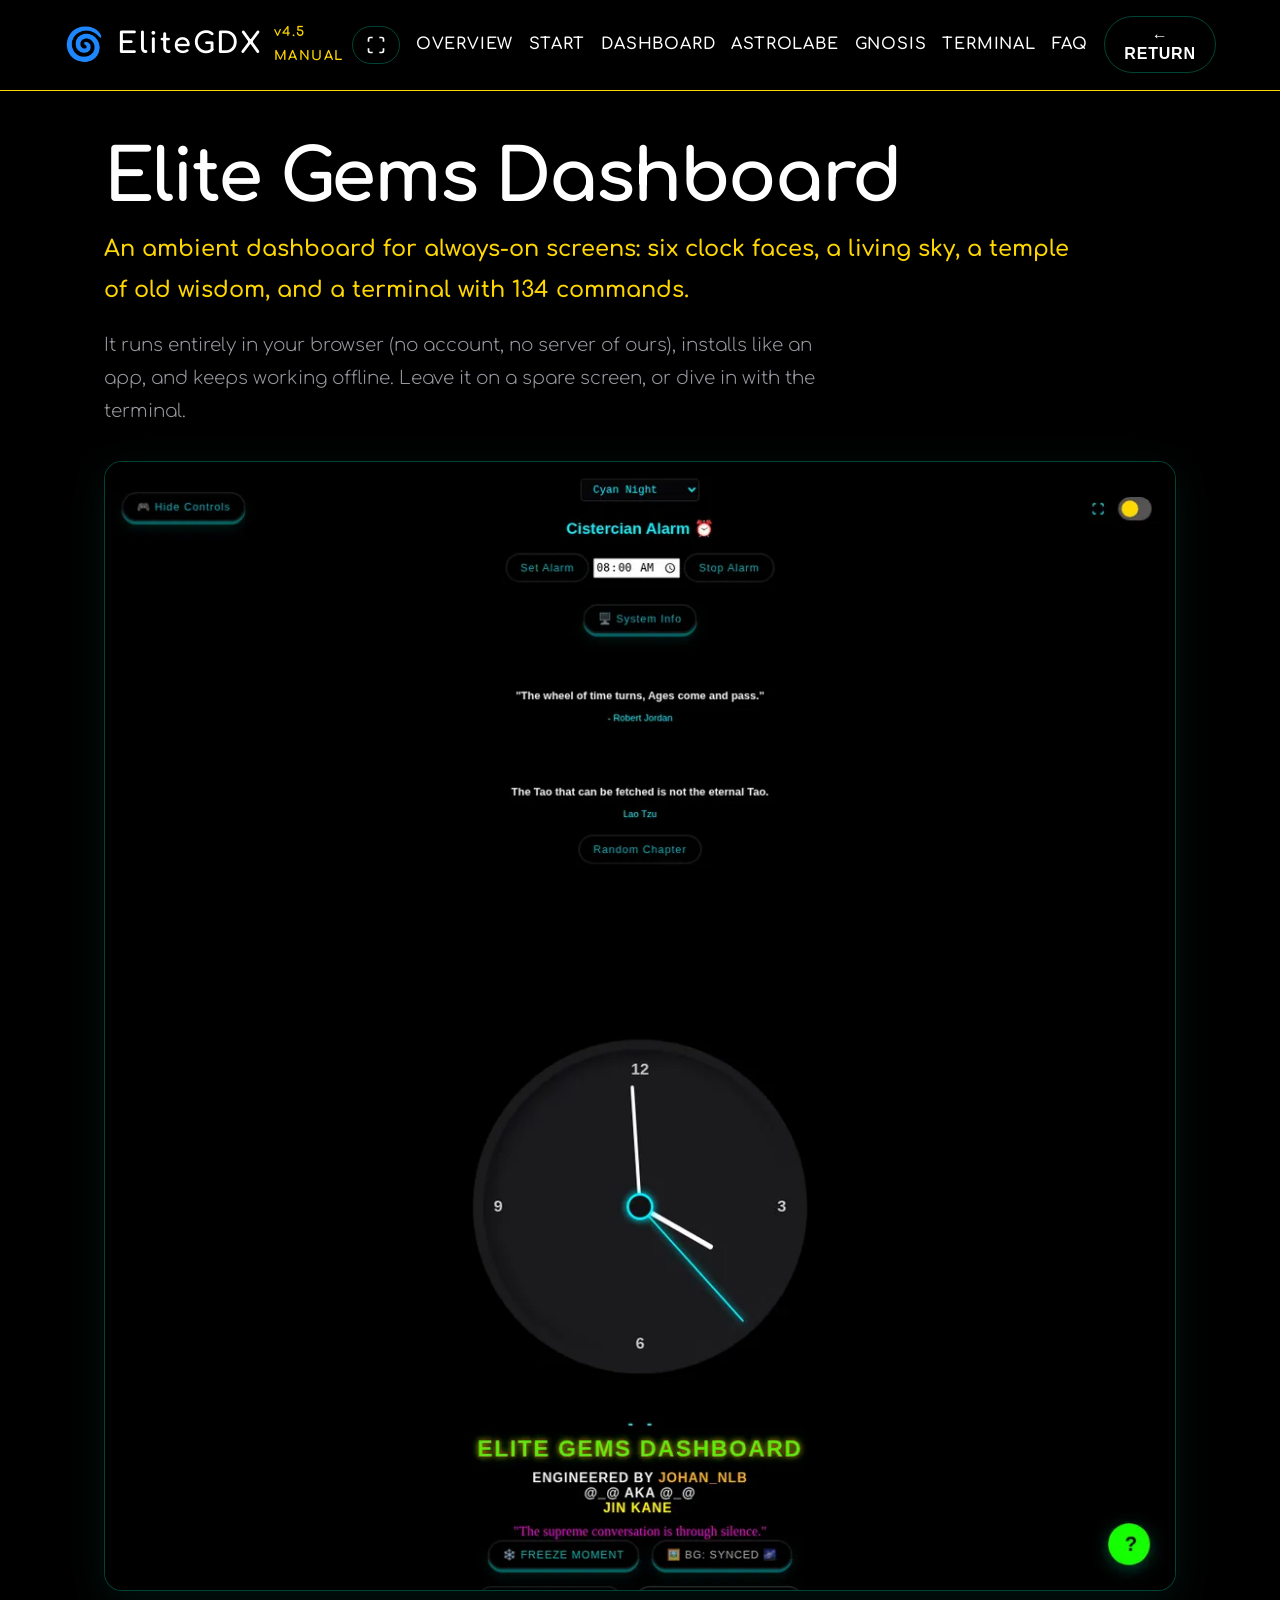
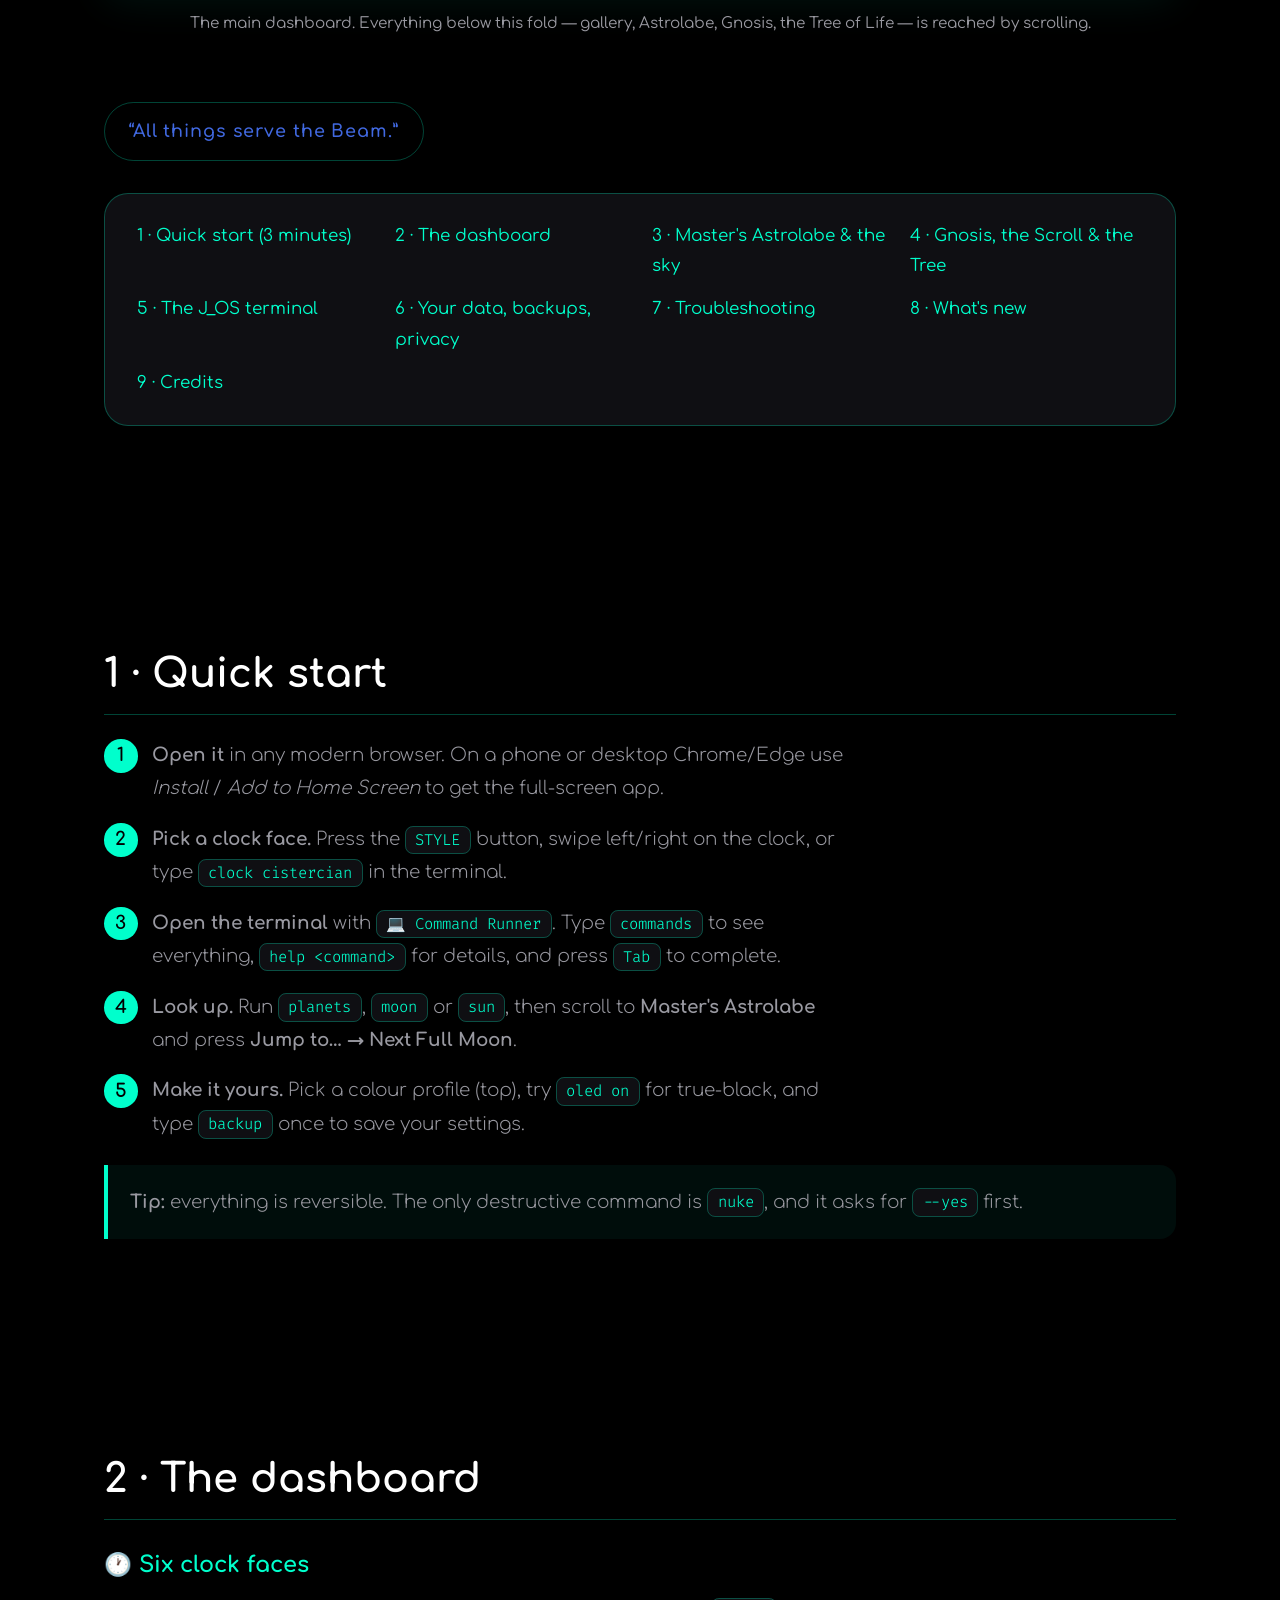
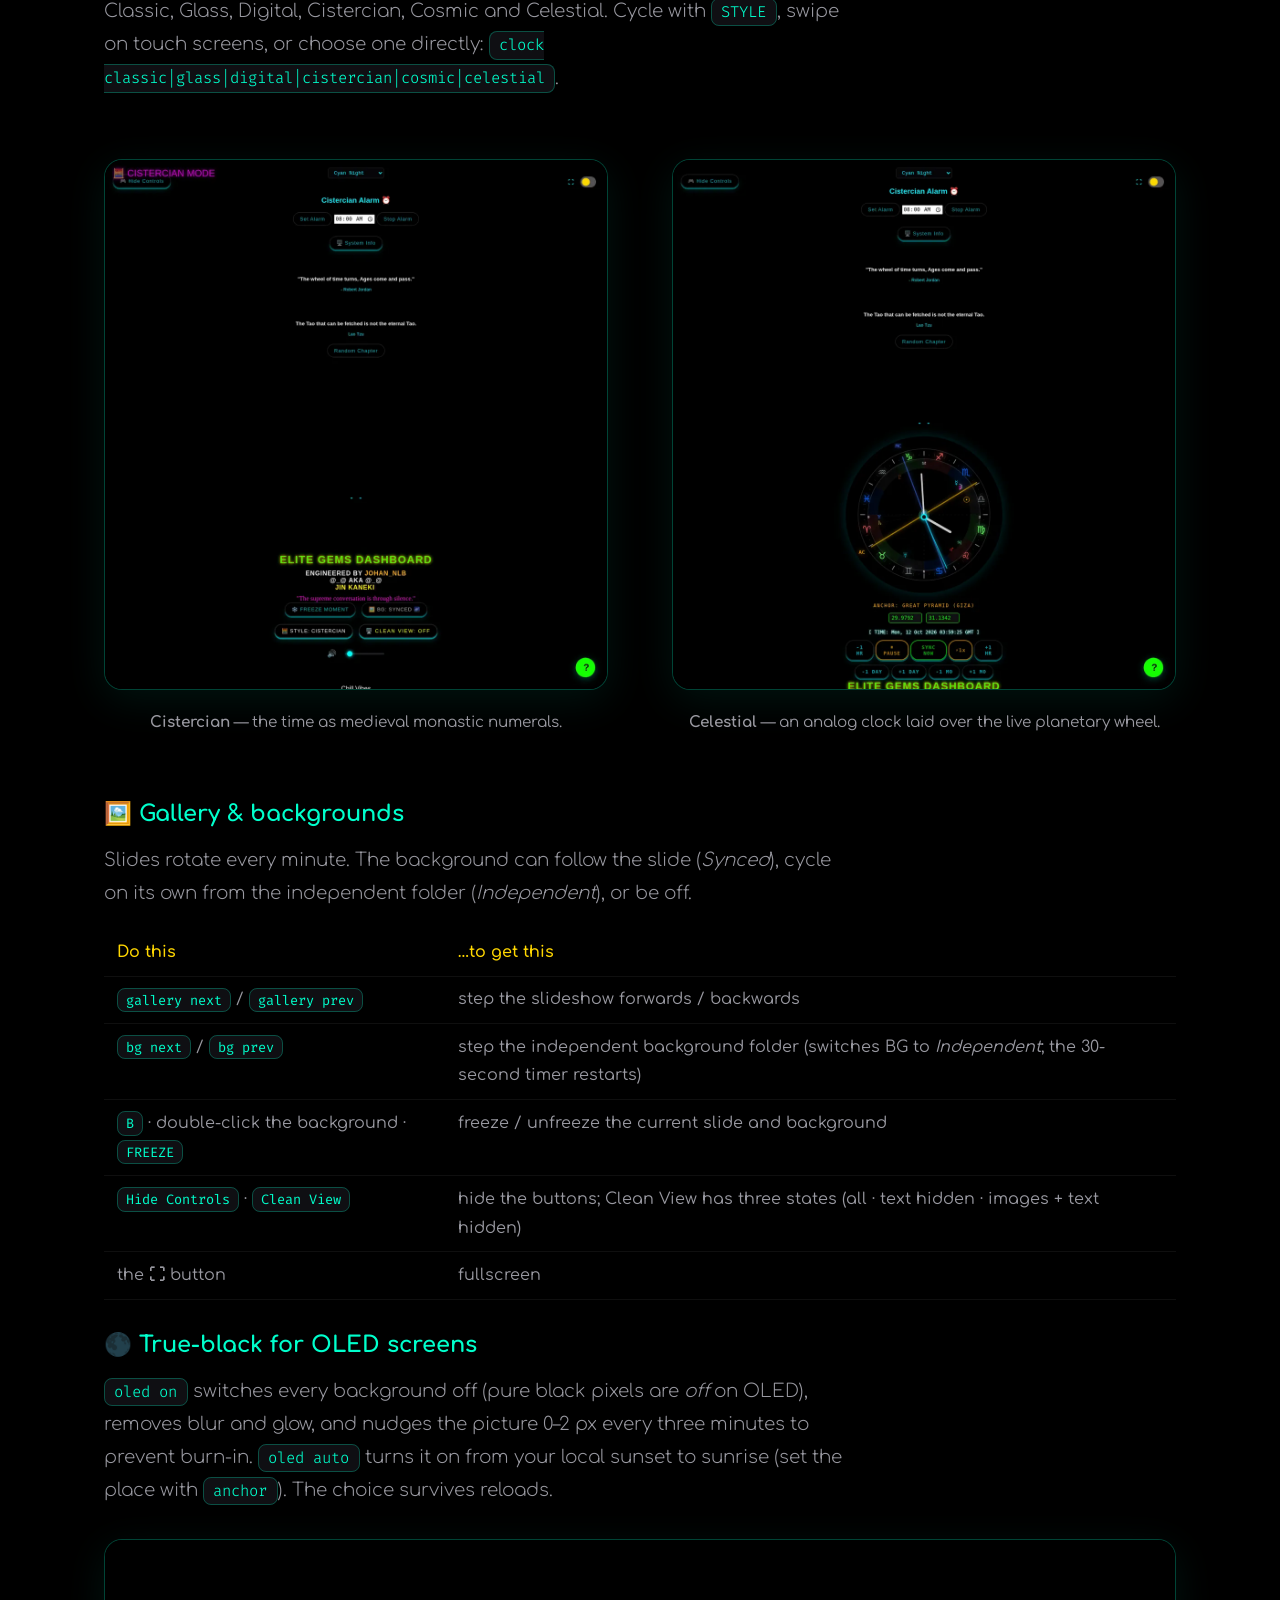
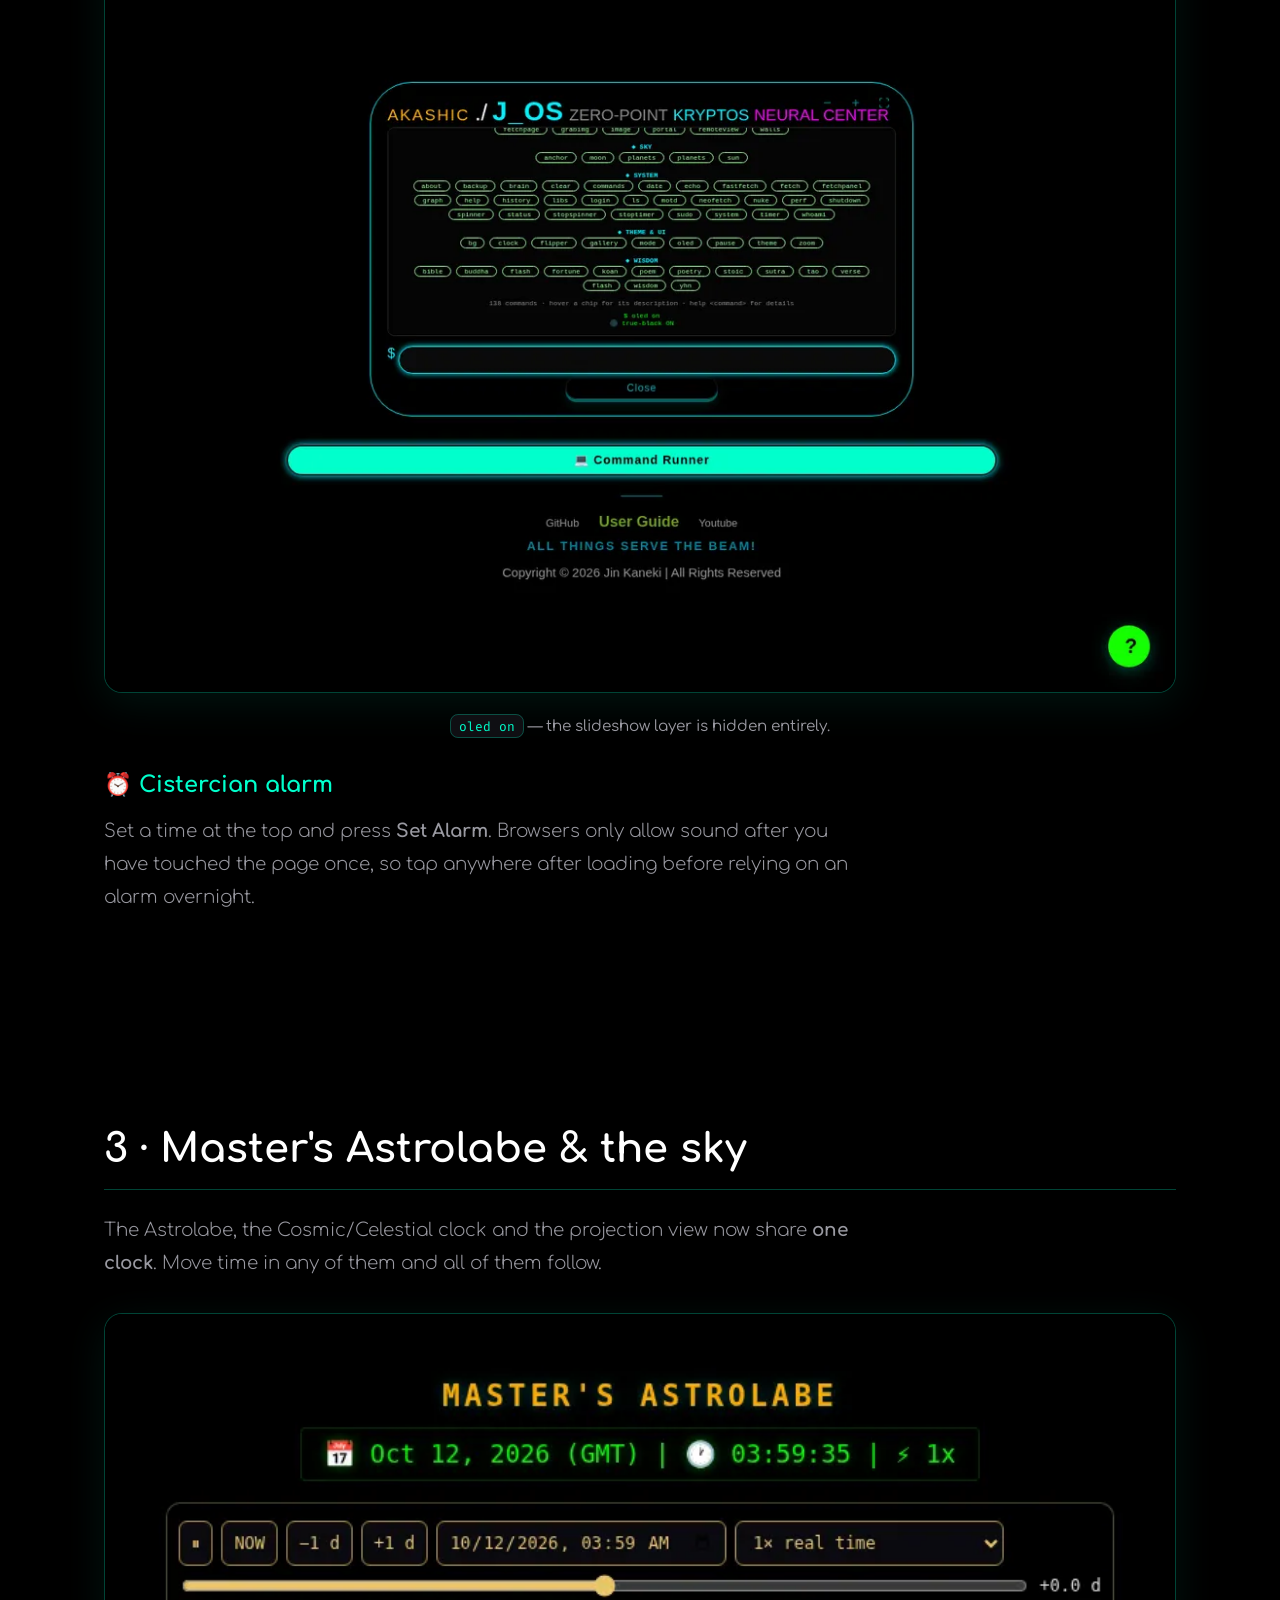
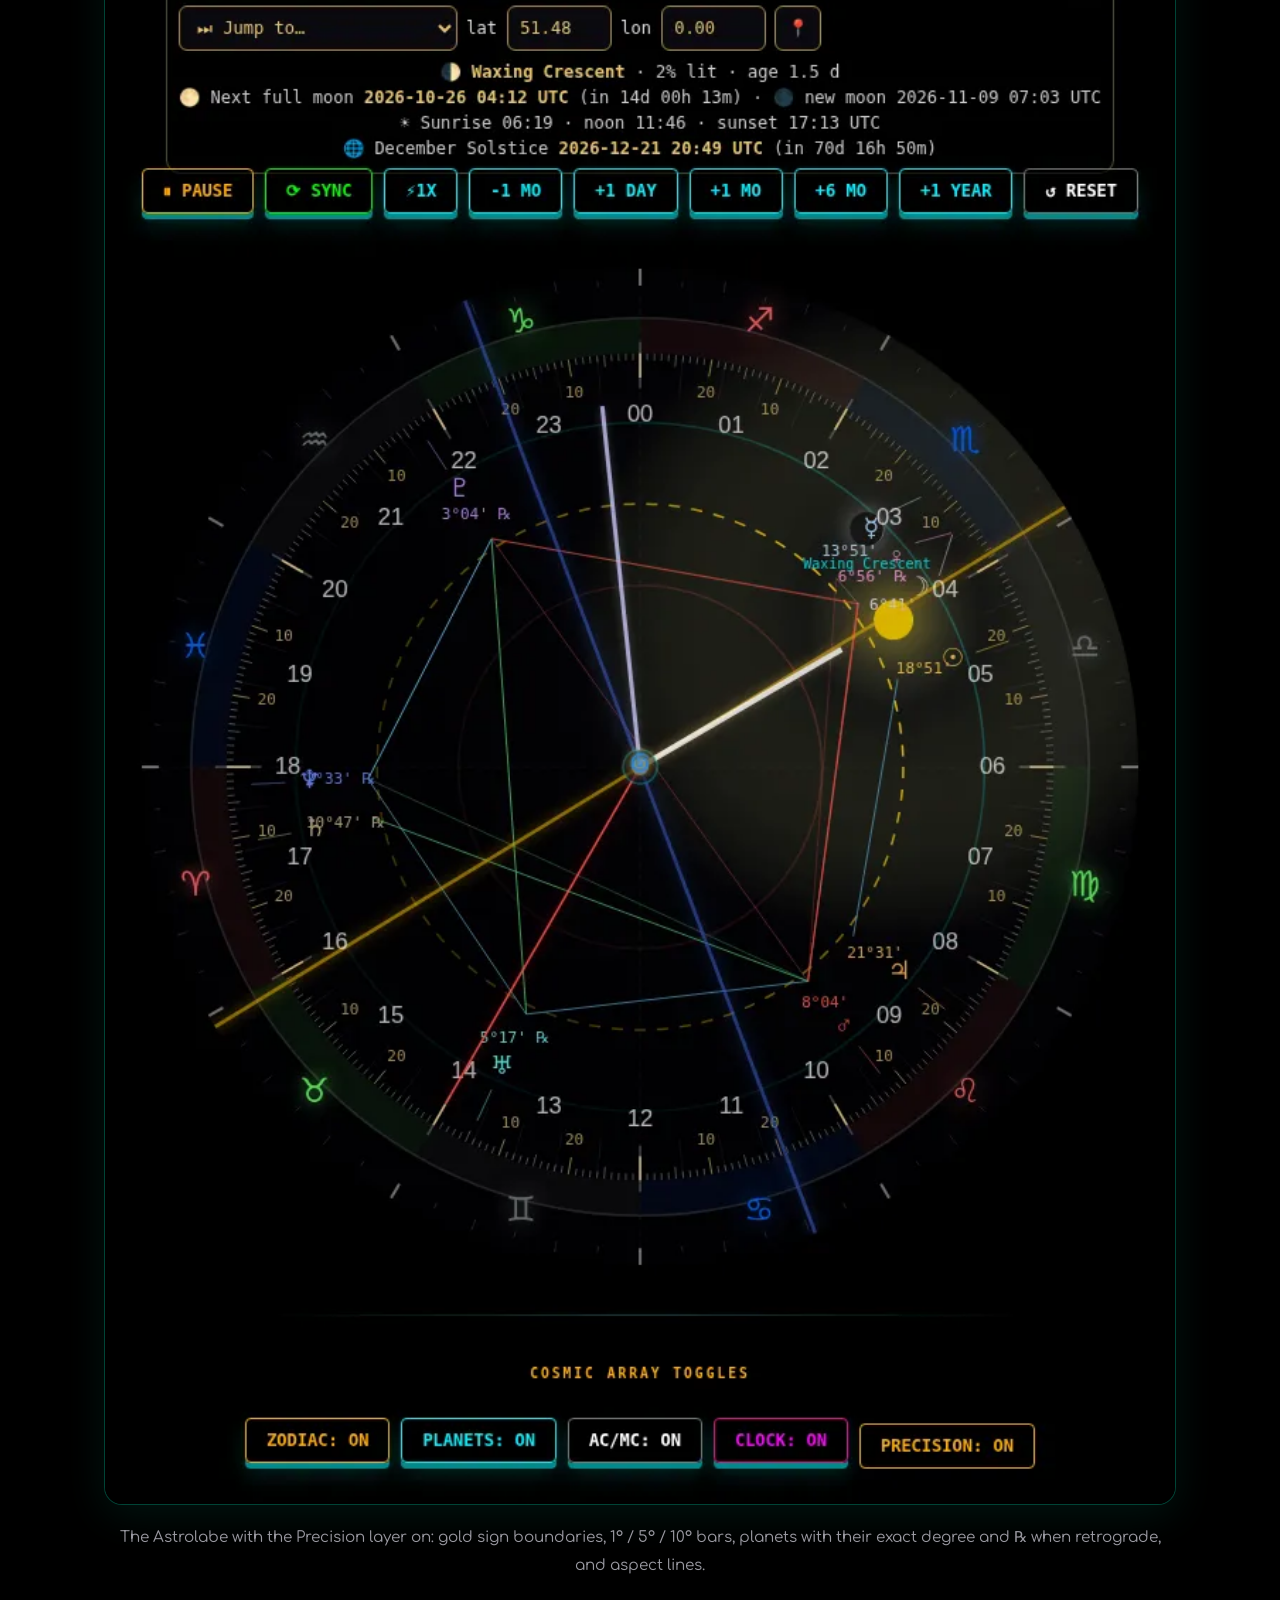
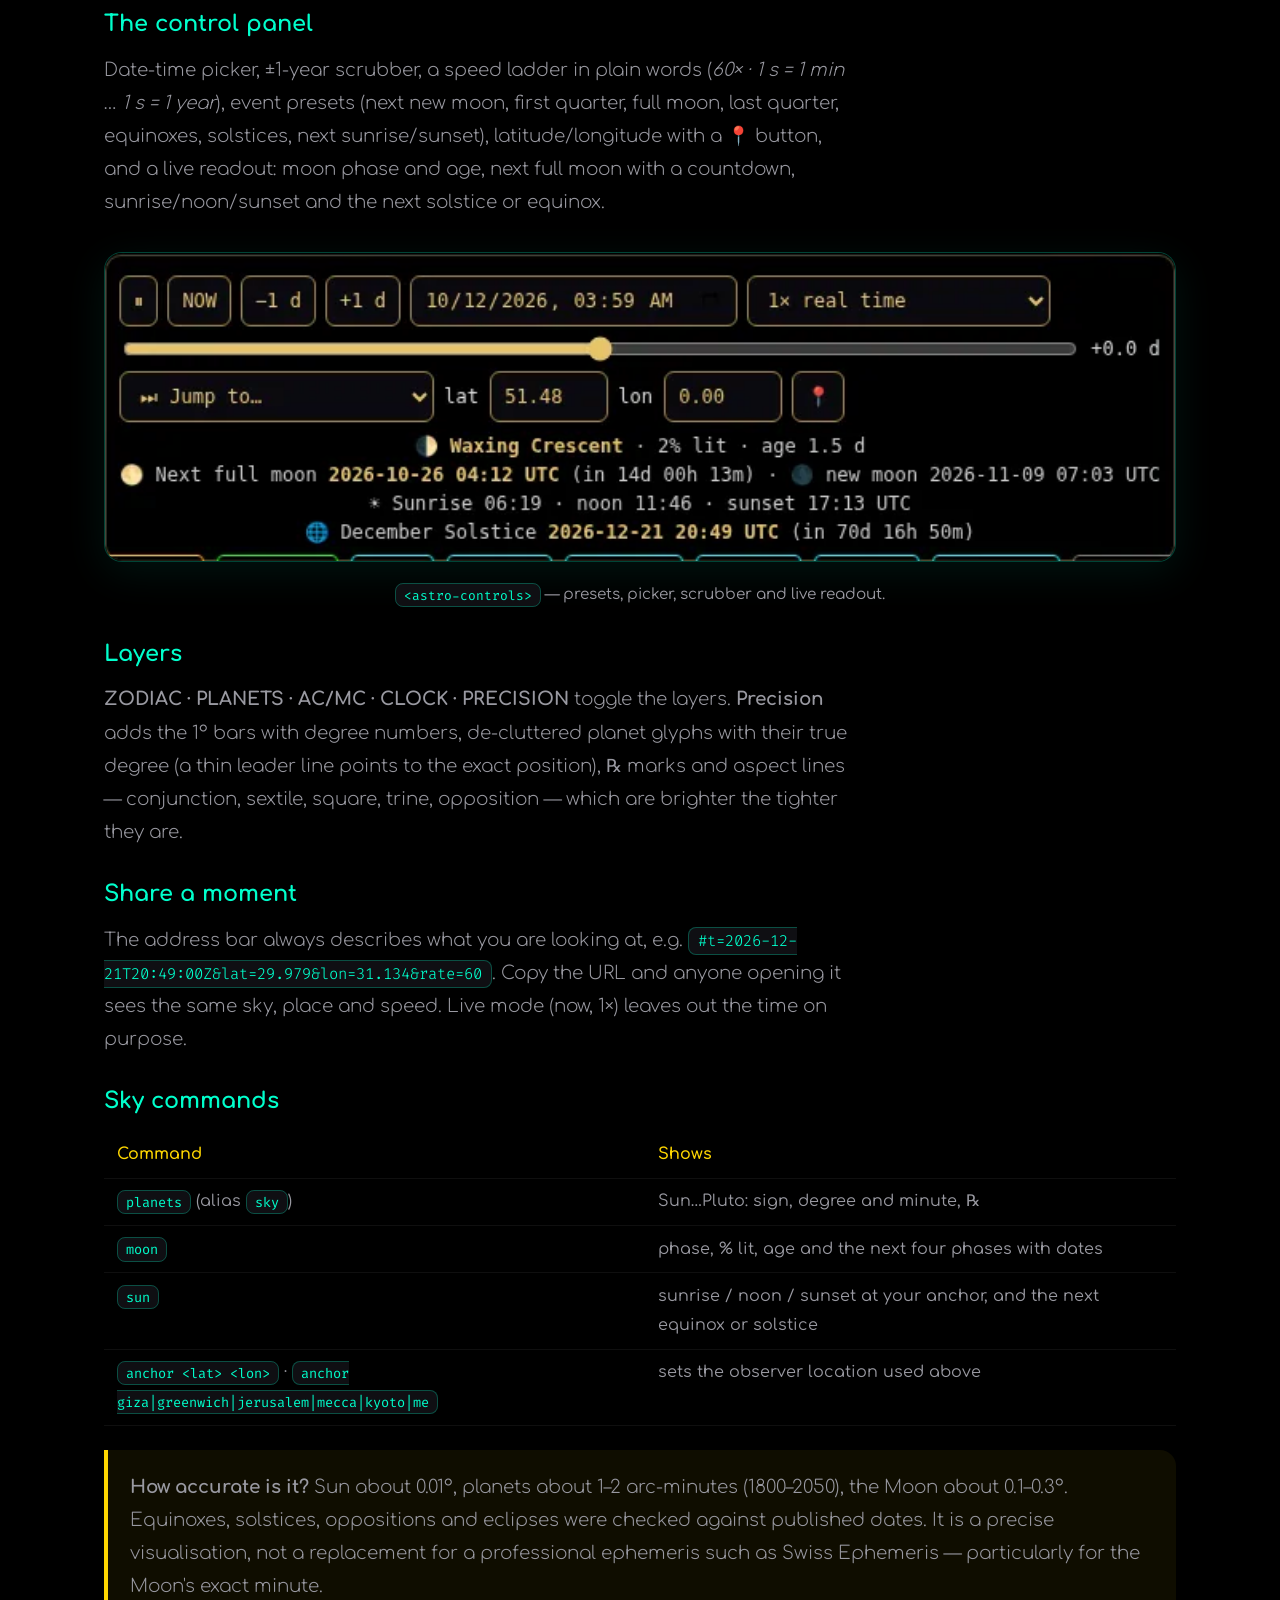
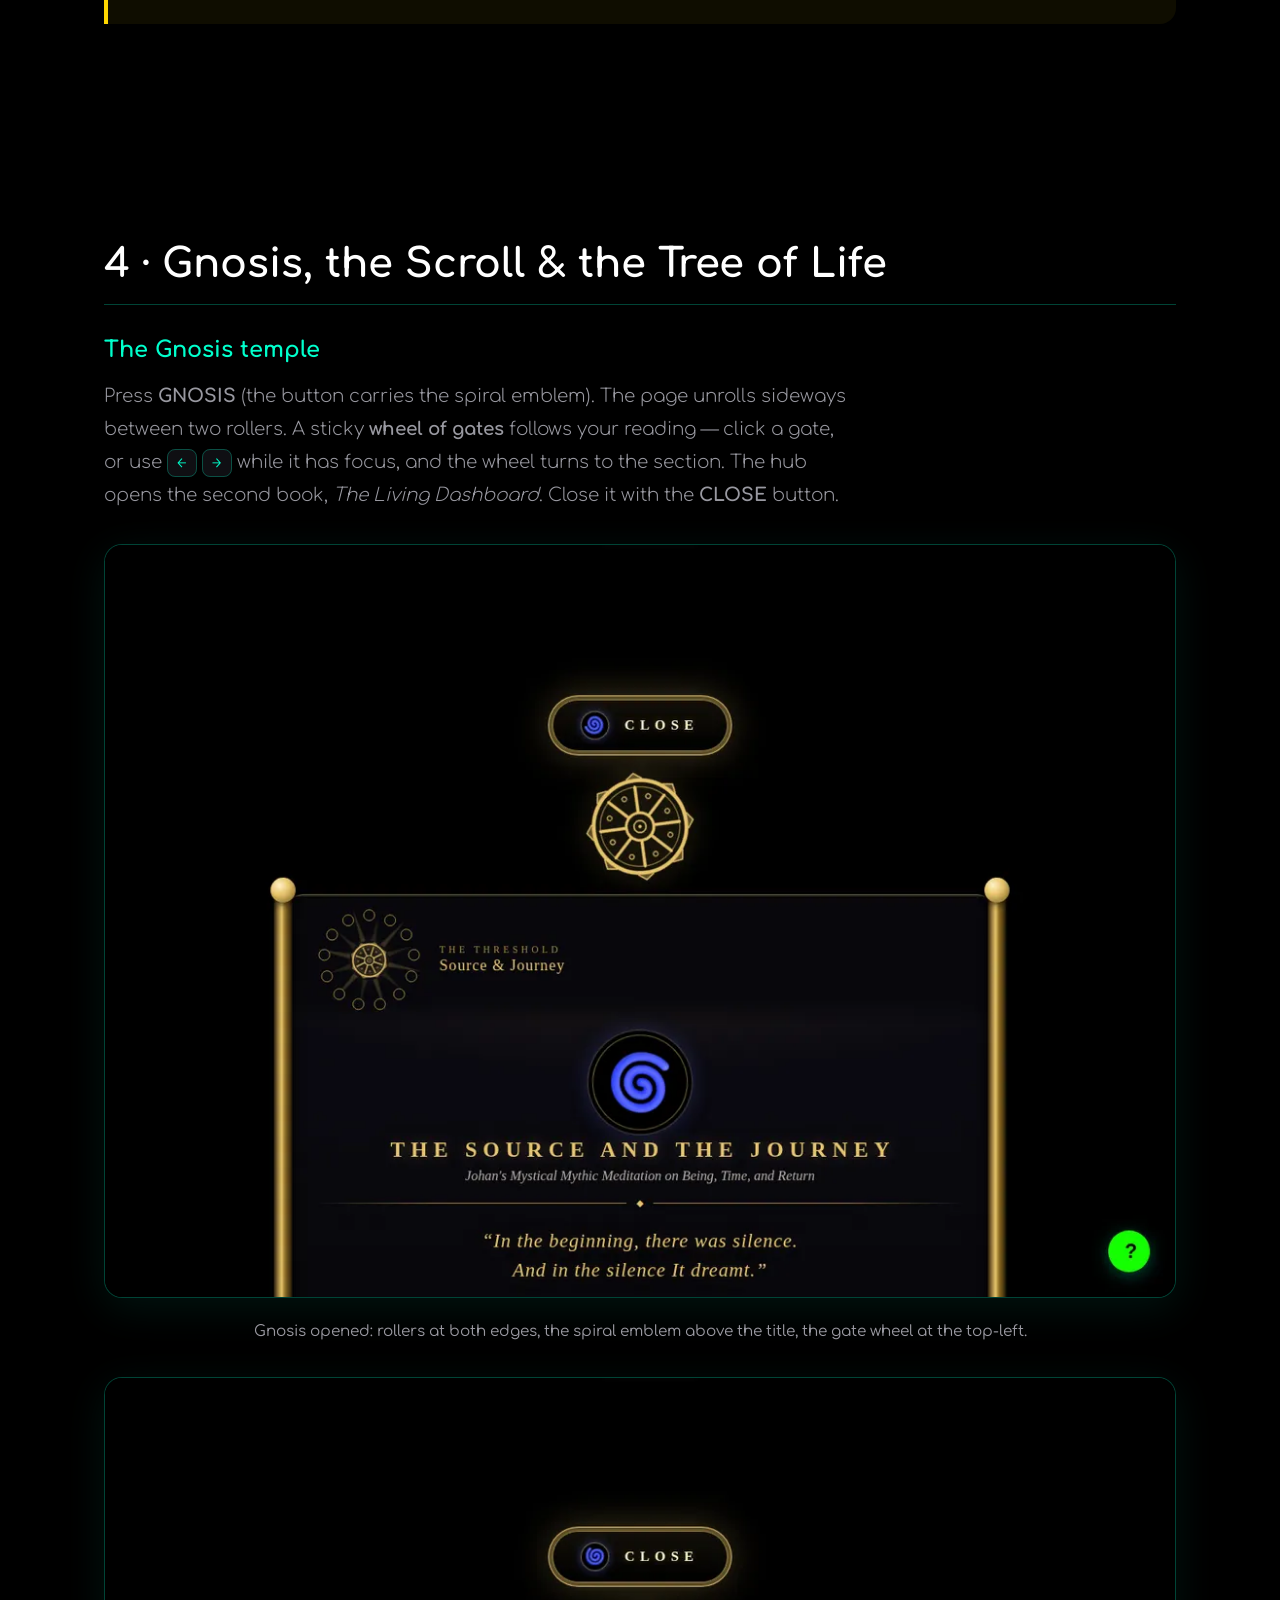
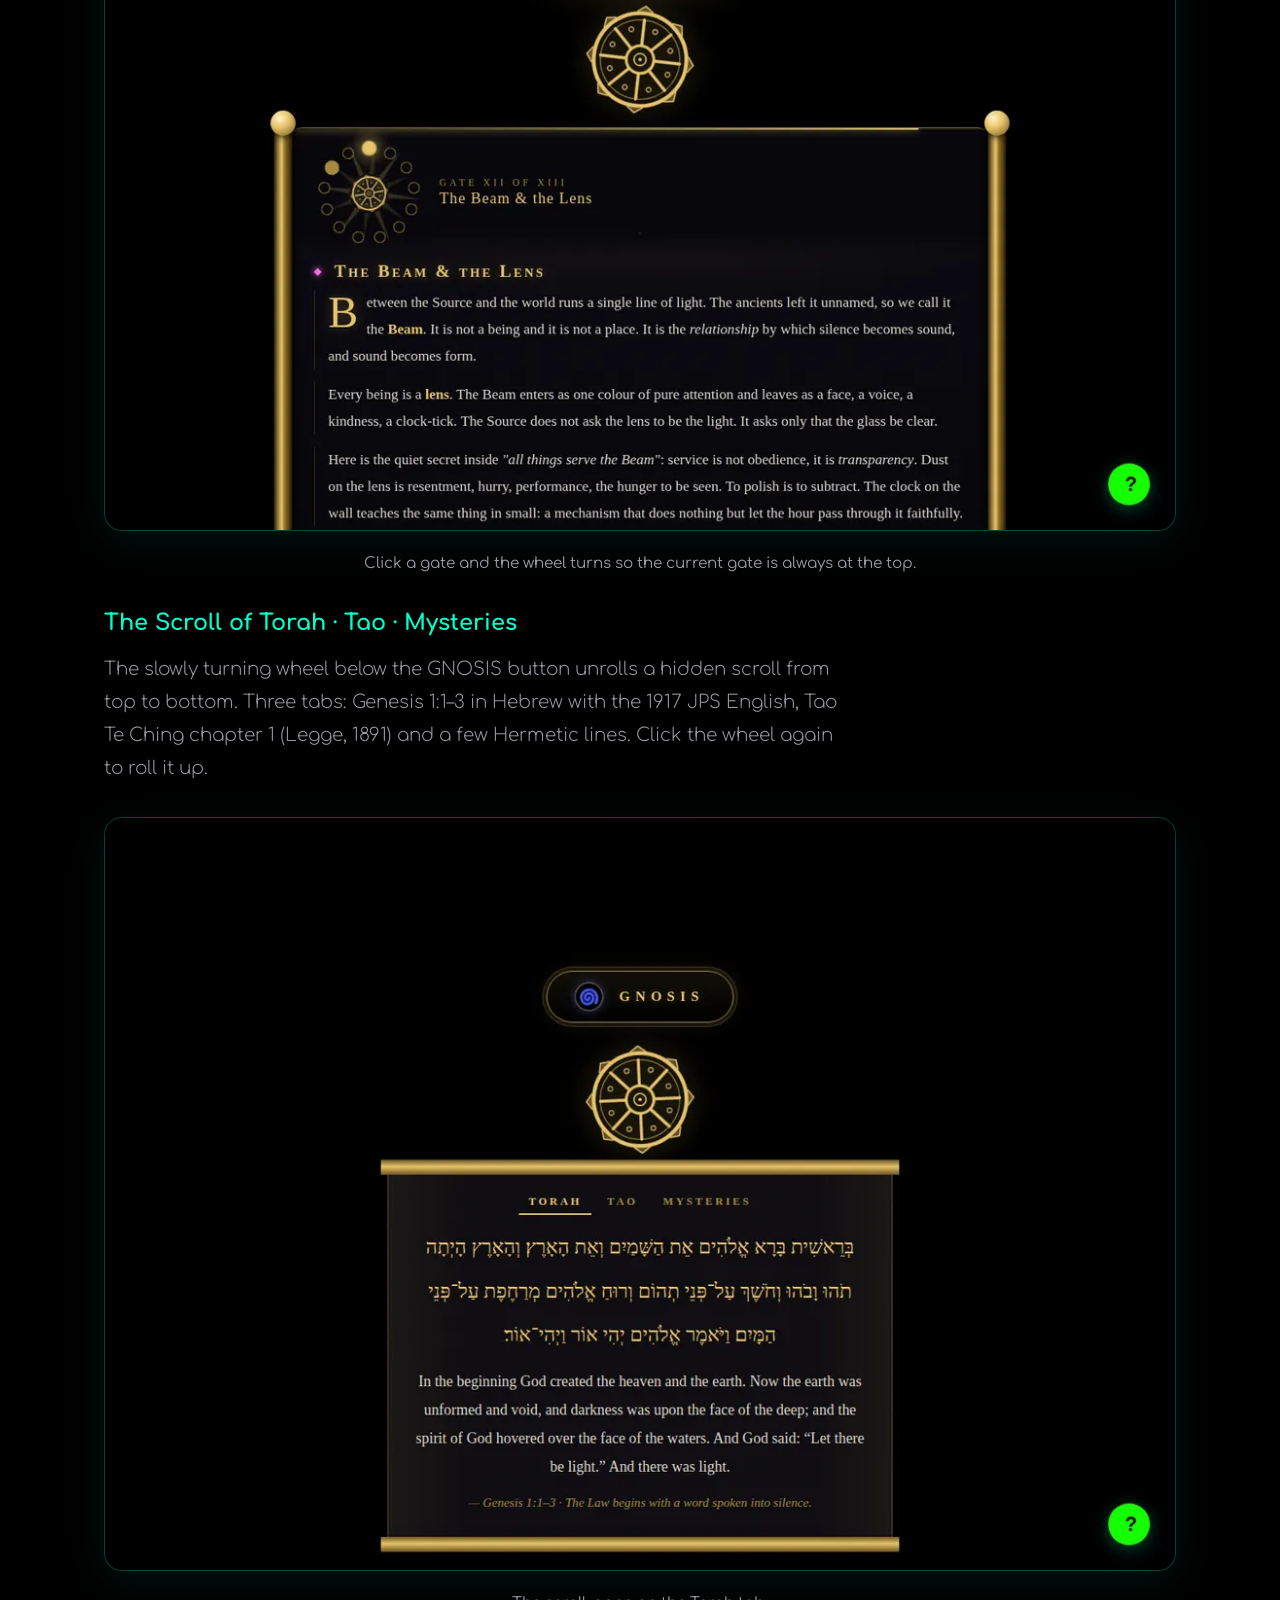
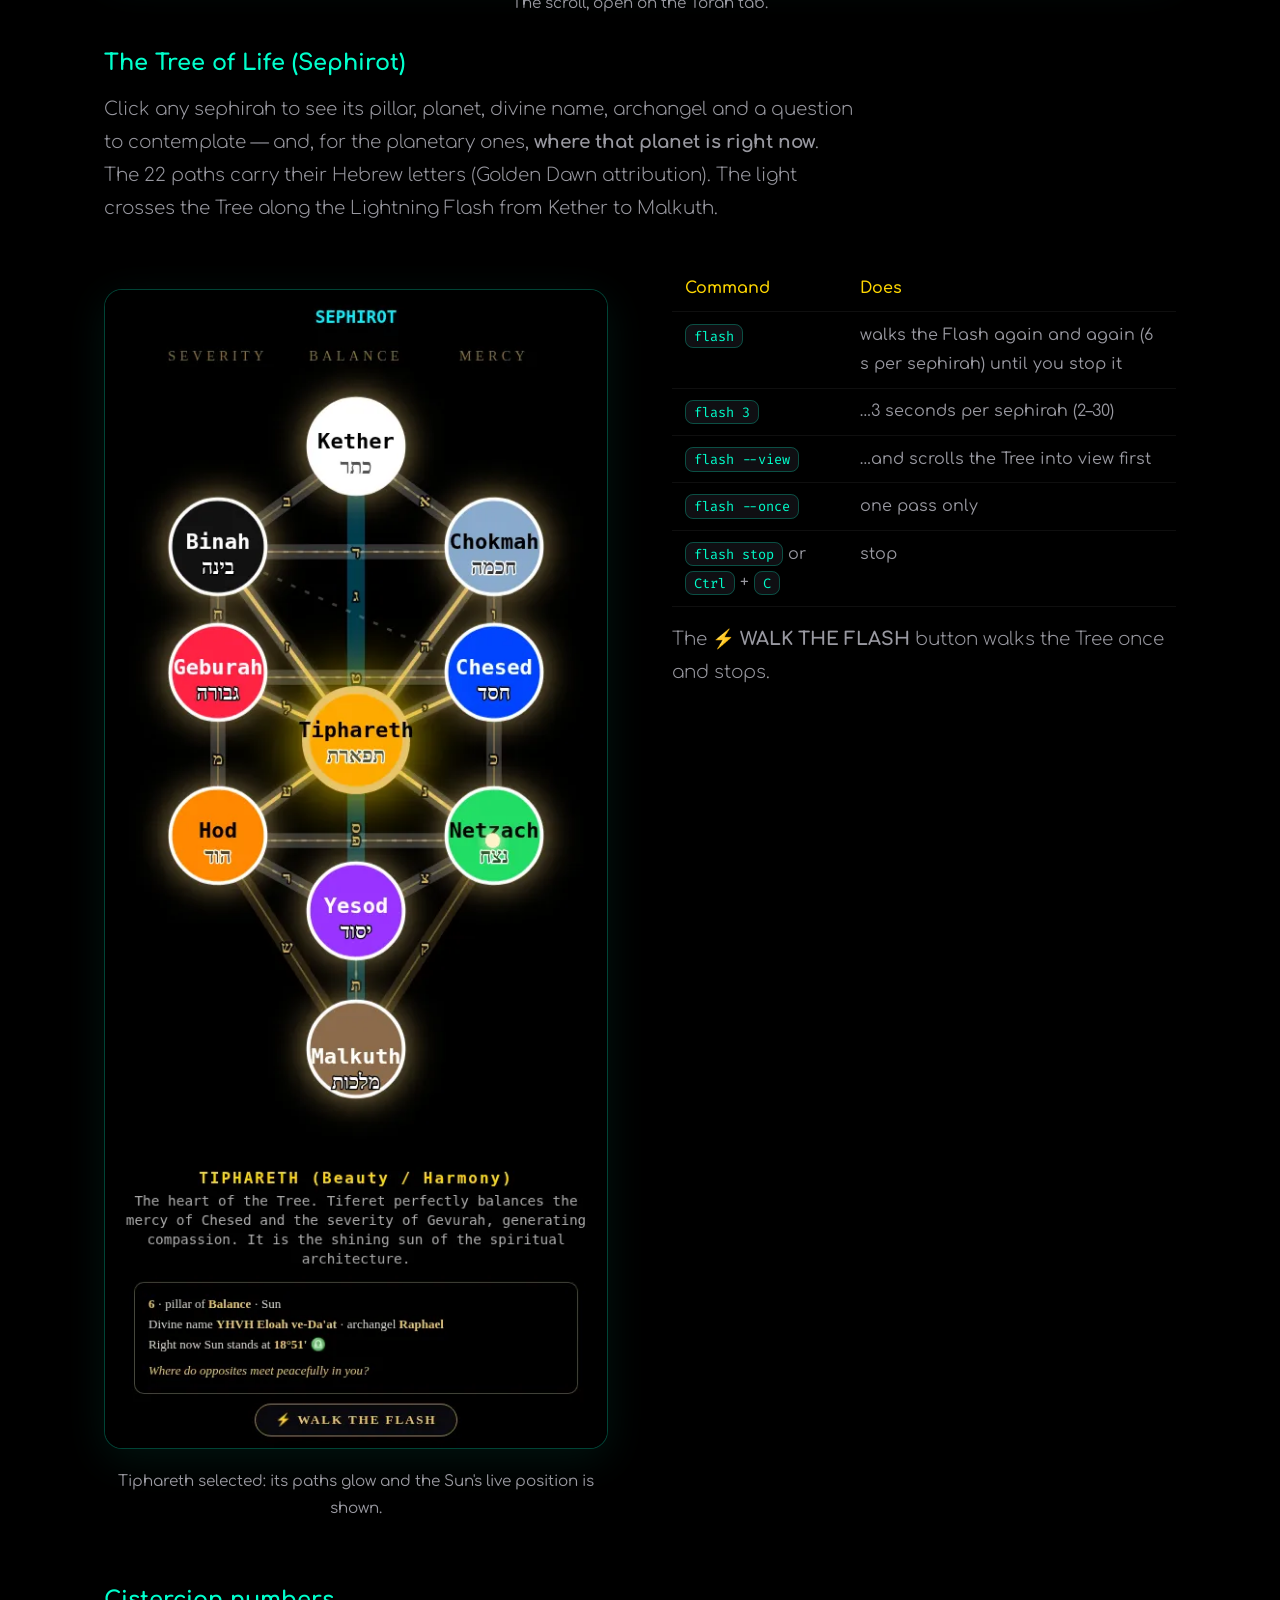
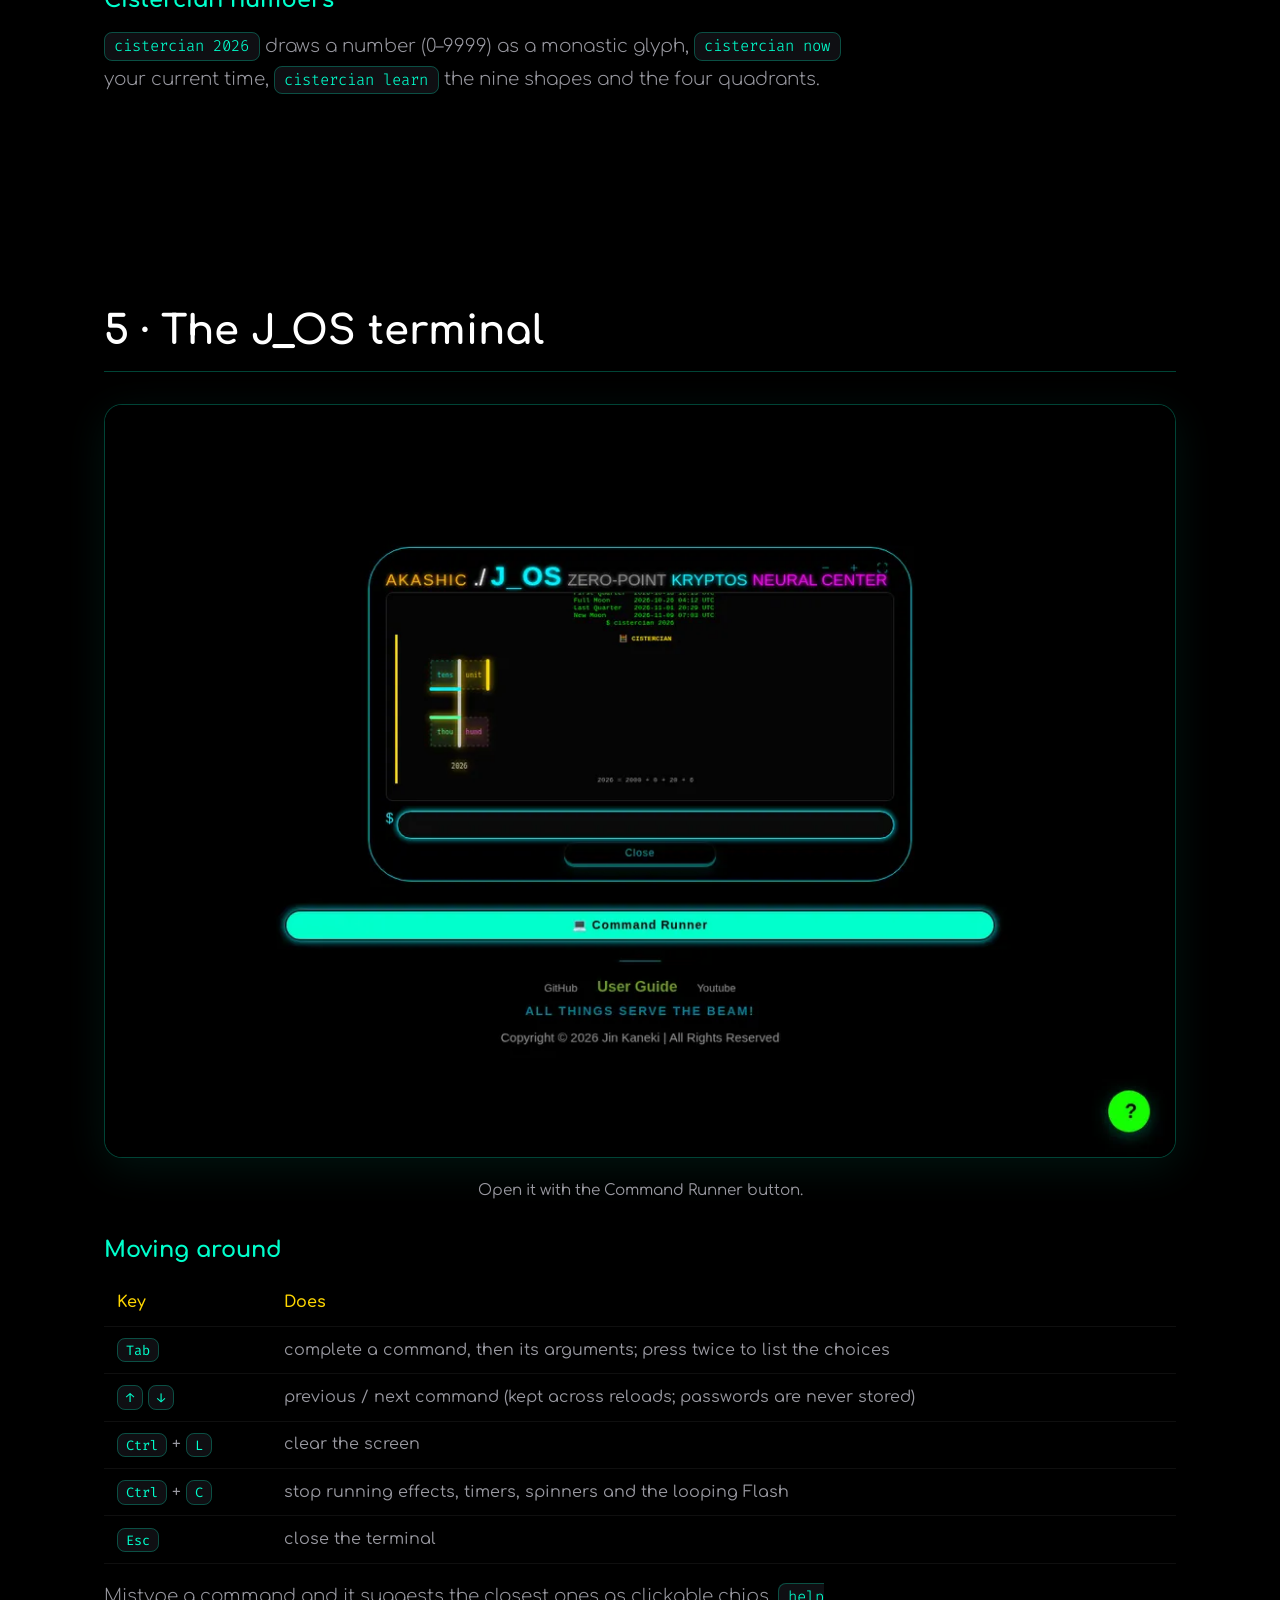
<file: guide.html>
<!DOCTYPE html>
<html lang="en">
<head>
    <meta charset="UTF-8" />
    <meta name="viewport" content="width=device-width, initial-scale=1.0" />
    <title>EliteGDX - Operations Manual</title>
    <meta name="description" content="The EliteGDX manual: clocks, Master's Astrolabe, Gnosis, Tree of Life and the J_OS terminal." />
    <link rel="icon" type="image/png" sizes="32x32" href="images/icons/favicon-32.png" />
    <link href="https://fonts.googleapis.com/css2?family=Comfortaa:wght@300;400;600;700&family=Fira+Code:wght@400;500&display=swap" rel="stylesheet" />
    <style>
        /* ============================================================ */
        /*  RESET & BASE VARIABLES                                      */
        /* ============================================================ */
        :root {
            --bg-pure: #000000;
            --bg-surface: #0f0f13;
            --border-color: rgba(0, 255, 204, 0.265);
            --text-primary: #ffffff;
            --text-secondary: #9999a1;
            --accent: #00ffcc;
            --gold: #ffd700;
            --font-main: 'Comfortaa', sans-serif;
            --font-mono: 'Fira Code', monospace;
        }

        html, body {
            overflow-x: hidden;
            max-width: 100%;
        }
        * {
            margin: 0;
            padding: 0;
            box-sizing: border-box;
        }

        html {
            scroll-behavior: smooth;
        }

        body {
            background-color: var(--bg-pure);
            color: var(--text-primary);
            font-family: var(--font-main);
            font-weight: 400;
            line-height: 1.8;
            -webkit-font-smoothing: antialiased;
        }

        /* ============================================================ */
        /*  TYPOGRAPHY & CITATIONS                                      */
        /* ============================================================ */
        h1, h2, h3 {
            font-weight: 700;
            line-height: 1.2;
            color: var(--text-primary);
        }

        h1 {
            font-size: clamp(2.5rem, 6vw, 4.5rem);
            letter-spacing: -0.03em;
            margin-bottom: 0.5rem;
        }

        h2 {
            font-size: clamp(2rem, 4vw, 2.5rem);
            margin: 4rem 0 1.5rem;
            padding-bottom: 1rem;
            border-bottom: 1px solid var(--border-color);
        }

        h3 {
            font-size: 1.4rem;
            margin: 2rem 0 1rem;
            color: var(--accent);
        }

        p, li {
            font-size: 1.15rem;
            color: var(--text-secondary);
            max-width: 75ch;
            margin-bottom: 1.2rem;
            font-weight: 300;
        }

        a {
            color: var(--accent);
            text-decoration: none;
            transition: color 0.3s ease;
        }

        a:hover {
            color: #ffffff;
        }

        code, kbd {
            font-family: var(--font-mono);
            background: var(--bg-surface);
            border: 1px solid var(--border-color);
            padding: 0.2em 0.6em;
            border-radius: 8px;
            font-size: 0.85em;
            color: var(--accent);
        }

        /* ============================================================ */
        /*  LAYOUT CONTAINERS & MEDIA                                   */
        /* ============================================================ */
        .container {
            max-width: 1200px;
            margin: 0 auto;
            padding: 0 5vw;
        }

        section {
            padding: 4rem 0;
        }

        .placeholder-img {
            width: 100%;
            height: auto;
            border-radius: 24px;
            border: 1px solid var(--border-color);
            margin: 2rem 0;
            box-shadow: 0 10px 30px rgba(0, 255, 204, 0.05);
        }

        /* ============================================================ */
        /*  PROFESSIONAL STICKY HEADER                                  */
        /* ============================================================ */
        .site-header {
            position: fixed;
            top: 0;
            width: 100%;
            background: rgb(0, 0, 0);
            border-bottom: 1px solid var(--gold);
            z-index: 1000;
            padding: 1rem 5vw;
            display: flex;
            justify-content: space-between;
            align-items: center;
        }

        .brand {
            display: flex;
            align-items: center;
            gap: 12px;
            font-size: 1.8rem;
            font-weight: 700;
            letter-spacing: 0.05em;
        }

        .brand-icon {
            font-size: 2rem;
        }

        .nav-menu {
            display: flex;
            gap: 2.5rem;
            align-items: center;
        }

        .nav-menu a, .nav-menu button {
            font-size: 1rem;
            font-weight: 600;
            text-transform: uppercase;
            letter-spacing: 0.05em;
            background: none;
            color: var(--text-primary);
            cursor: pointer;
            transition: color 0.2s ease;
        }

        .nav-menu a:hover, .nav-menu button:hover {
            color: var(--accent);
        }

        .btn-outline {
            border: 1px solid var(--border-color);
            padding: 0.6rem 1.2rem;
            border-radius: 30px;
            transition: all 0.3s ease;
        }

        .btn-outline:hover {
            border-color: var(--accent);
            background: rgba(0, 255, 204, 0.1);
            color: var(--accent) !important;
        }

        /* Hamburger Toggle Mechanism */
        .nav-toggle, .nav-toggle-label {
            display: none;
        }

        .hero p.sub {
            font-size: clamp(1.2rem, 3vw, 1.6rem);
            color: #dddddd;  /* brighter for readability */
            max-width: 800px;
            line-height: 1.6;
        }

        .mantra {
            display: inline-block;
            margin-top: 2rem;
            font-size: 1.1rem;
            font-weight: 600;
            color: royalblue;
            padding: 0.8rem 1.5rem;
            border: 1px solid var(--border-color);
            border-radius: 30px;
            letter-spacing: 0.05em;
        }

        @media (max-width: 600px) {
            .nav-toggle-label {
                display: block;
                cursor: pointer;
                width: 30px;
                height: 20px;
                position: relative;
                z-index: 1001;
            }

            .nav-toggle-label span,
            .nav-toggle-label span::before,
            .nav-toggle-label span::after {
                display: block;
                background: var(--text-primary);
                height: 2px;
                width: 100%;
                position: absolute;
                transition: all 0.3s ease;
            }

            .nav-toggle-label span::before { content: ''; top: -8px; }
            .nav-toggle-label span::after { content: ''; bottom: -8px; }

            .nav-menu {
                position: fixed;
                top: 0;
                right: -100%;
                height: 100vh;
                width: 100%;
                max-width: 400px;
                background: var(--bg-pure);
                flex-direction: column;
                justify-content: center;
                align-items: center;
                gap: 1rem;
                transition: right 0.4s cubic-bezier(0.4, 0, 0.2, 1);
                border-left: 1px solid var(--border-color);
            }

            .nav-toggle:checked ~ .nav-menu { right: 0; }
            .nav-toggle:checked ~ .nav-toggle-label span { background: transparent; }
            .nav-toggle:checked ~ .nav-toggle-label span::before { transform: rotate(45deg); top: 0; }
            .nav-toggle:checked ~ .nav-toggle-label span::after { transform: rotate(-45deg); bottom: 0; }

            .container {
                padding: 0 4vw;
            }

            /* Stack command reference grid to single column */
            .cmd-ref {
                grid-template-columns: 1fr !important;
                padding: 1rem !important;
            }

            /* Prevent code from overflowing */
            .cmd-ref code,
            .cmd-group .cmds code {
                word-break: break-word;
                white-space: normal;
                display: inline-block;
                max-width: 100%;
            }

            /* Ensure all code blocks wrap */
            .cmd-group .cmds {
                word-break: break-word;
                white-space: normal;
            }

            /* Reduce padding on cards */
            .cmd-group {
                padding: 1rem;
            }

            /* Make full width without overflow */
            .placeholder-img {
                max-width: 100%;
                height: auto;
            }

            /* Header: reduce gap and font size */
            .nav-menu {
                gap: 1rem;
            }
            .nav-menu a, .nav-menu button {
                font-size: 0.85rem;
            }
            .brand {
                font-size: 1.4rem;
            }
            footer .beam {
            font-size: 0.75rem;
        }
        }

        /* Extra small screens */
        @media (max-width: 480px) {
            .cmd-grid {
                grid-template-columns: 1fr !important;
            }
            .grid-split {
                grid-template-columns: 1fr !important;
            }
            h1 {
                font-size: 2rem;
            }
            h2 {
                font-size: 1.6rem;
            }
            p, li {
                font-size: 1rem;
            }
        }
        

        /* ============================================================ */
        /*  TWO-COLUMN GRID                                             */
        /* ============================================================ */
        .grid-split {
            display: grid;
            grid-template-columns: repeat(auto-fit, minmax(300px, 1fr));
            gap: 4rem;
            margin-top: 2rem;
        }

        /* ============================================================ */
        /*  ROUNDED J-OS TERMINAL TILES                                 */
        /* ============================================================ */
        .cmd-grid {
            display: grid;
            grid-template-columns: repeat(auto-fit, minmax(300px, 1fr));
            gap: 2rem;
            margin-top: 2rem;
        }

        .cmd-group {
            background: var(--bg-surface);
            border: 1px solid var(--border-color);
            padding: 2rem;
            border-radius: 24px;
            transition: transform 0.3s ease, box-shadow 0.3s ease;
        }

        .cmd-group:hover {
            transform: translateY(-5px);
            box-shadow: 0 10px 20px rgba(0, 255, 204, 0.08);
        }

        .cmd-group .label {
            font-weight: 700;
            font-size: 1rem;
            text-transform: uppercase;
            letter-spacing: 0.1em;
            color: var(--accent);
            margin-bottom: 1rem;
            display: flex;
            align-items: center;
            gap: 10px;
        }

        .cmd-group .cmds {
            font-family: var(--font-mono);
            font-size: 0.95rem;
            color: var(--text-secondary);
            line-height: 2;
        }

        /* ============================================================ */
        /*  COMMAND REFERENCE – use gold for code                      */
        /* ============================================================ */
        .cmd-ref code {
            color: var(--gold);
        }

        .cmd-ref p {
            margin-bottom: 0.4rem;
        }

        /* ============================================================ */
        /*  FOOTER                                                      */
        /* ============================================================ */
        footer {
            display: flex;
            flex-wrap: wrap;
            justify-content: space-between;
            align-items: center;
            gap: 1.5rem;
            padding: 2rem 0 1.5rem;
            margin-top: 2rem;
        }

        footer .beam {
            font-size: 1.1rem;
            text-align: center;
            color: var(--gold);
        }

    
        /* ---- added in the v4.5 manual ---- */
        .toc{display:grid;grid-template-columns:repeat(auto-fit,minmax(210px,1fr));gap:.2rem 1.5rem;background:var(--bg-surface);border:1px solid var(--border-color);border-radius:24px;padding:1.4rem 2rem;margin:2rem 0}
        .toc a{display:block;padding:.3rem 0;font-size:1.05rem}
        .shot{margin:2rem 0}.shot img{width:100%;height:auto;border-radius:18px;border:1px solid var(--border-color);box-shadow:0 10px 40px rgba(0,255,204,.08);background:#000}
        .shot figcaption{font-size:.95rem;color:var(--text-secondary);margin-top:.6rem;text-align:center}
        .shot.narrow{max-width:520px;margin-left:auto;margin-right:auto}
        .callout{border-left:4px solid var(--gold);background:rgba(255,215,0,.06);padding:1rem 1.4rem;border-radius:0 16px 16px 0;margin:1.5rem 0}
        .callout.warn{border-color:#ff5555;background:rgba(255,85,85,.07)}.callout.ok{border-color:var(--accent);background:rgba(0,255,204,.05)}
        .callout p{margin:.3rem 0;max-width:none}
        table.ref,table.keys{width:100%;border-collapse:collapse;margin:.5rem 0 1rem}
        table.ref td,table.keys td,table.keys th{padding:.55rem .8rem;border-bottom:1px solid rgba(255,255,255,.06);vertical-align:top;font-size:1rem;color:var(--text-secondary)}
        table.ref td:first-child{white-space:nowrap}table.keys th{text-align:left;color:var(--gold);font-weight:600}
        .al{color:#6b6b73;font-size:.85em}
        details.cmd-cat{background:var(--bg-surface);border:1px solid var(--border-color);border-radius:18px;margin:.7rem 0;padding:.2rem 1.2rem}
        details.cmd-cat summary{cursor:pointer;font-weight:700;color:var(--accent);padding:.8rem 0;font-size:1.15rem}
        details.cmd-cat .n{color:var(--gold);font-weight:400;font-size:.9rem;margin-left:.5rem}
        #cmd-filter{width:100%;max-width:520px;background:var(--bg-surface);border:1px solid var(--border-color);color:#fff;padding:.8rem 1.1rem;border-radius:14px;font:inherit;margin:.5rem 0 1rem}
        .steps{counter-reset:s;list-style:none;padding:0}.steps li{counter-increment:s;position:relative;padding-left:3rem;margin-bottom:1.1rem}
        .steps li::before{content:counter(s);position:absolute;left:0;top:0;width:2.1rem;height:2.1rem;border-radius:50%;background:var(--accent);color:#000;font-weight:700;display:flex;align-items:center;justify-content:center}
        .faq-item{border-bottom:1px solid rgba(255,255,255,.06);padding-bottom:1.3rem;margin-bottom:1.3rem}.faq-item .q{font-weight:700;color:var(--text-primary);font-size:1.15rem}
        kbd{white-space:nowrap}
        @media (min-width:1181px){.nav-menu{gap:1rem}}   /* 7 links + Return no longer fit at the original spacing */
        /* hamburger for tablets: the original CSS only switched at 600px, which was sized for 5 links */
        @media (min-width:601px) and (max-width:1180px){
          .nav-toggle-label{display:block;cursor:pointer;width:30px;height:20px;position:relative;z-index:1001}
          .nav-toggle-label span,.nav-toggle-label span::before,.nav-toggle-label span::after{display:block;background:var(--text-primary);height:2px;width:100%;position:absolute;transition:all .3s ease}
          .nav-toggle-label span::before{content:'';top:-8px}.nav-toggle-label span::after{content:'';bottom:-8px}
          .nav-menu{position:fixed;top:0;right:-100%;height:100vh;width:100%;max-width:400px;background:var(--bg-pure);flex-direction:column;justify-content:center;align-items:center;gap:1rem;transition:right .4s cubic-bezier(.4,0,.2,1);border-left:1px solid var(--border-color)}
          .nav-toggle:checked~.nav-menu{right:0}
          .nav-toggle:checked~.nav-toggle-label span{background:transparent}
          .nav-toggle:checked~.nav-toggle-label span::before{transform:rotate(45deg);top:0}
          .nav-toggle:checked~.nav-toggle-label span::after{transform:rotate(-45deg);bottom:0}
        }
        @media print{.site-header,#cmd-filter,.nav-toggle-label{display:none}body{background:#fff;color:#000}p,li,td{color:#222!important}h1,h2,h3{color:#000!important}}
    </style>
</head>
<body>

    <header class="site-header">
        <div class="brand">
            <span class="brand-icon">🌀</span>
            <span>EliteGDX</span>
            <span class="version-badge" style="font-size: small; color: gold;">v4.5 MANUAL</span>
        </div>

        <input type="checkbox" id="nav-toggle" class="nav-toggle" />
        <label for="nav-toggle" class="nav-toggle-label">
            <span></span>
        </label>

        <nav class="nav-menu">
            <!-- FULLSCREEN TOGGLE BUTTON -->
            <button id="fullscreen-btn" class="btn-outline" onclick="toggleClutterFreeMode()" style="padding: 0.5rem 0.8rem; display: flex; align-items: center; justify-content: center;" title="Toggle Fullscreen">
                <svg width="20" height="20" viewBox="0 0 24 24" fill="none" stroke="currentColor" stroke-width="2"><path d="M8 3H5a2 2 0 0 0-2 2v3m18 0V5a2 2 0 0 0-2-2h-3m0 18h3a2 2 0 0 0 2-2v-3M3 16v3a2 2 0 0 0 2 2h3"></path></svg>
            </button>
            <a href="#overview" onclick="document.getElementById('nav-toggle').checked = false;">Overview</a>
            <a href="#quickstart" onclick="document.getElementById('nav-toggle').checked = false;">Start</a>
            <a href="#dashboard" onclick="document.getElementById('nav-toggle').checked = false;">Dashboard</a>
            <a href="#astrolabe" onclick="document.getElementById('nav-toggle').checked = false;">Astrolabe</a>
            <a href="#gnosis" onclick="document.getElementById('nav-toggle').checked = false;">Gnosis</a>
            <a href="#terminal" onclick="document.getElementById('nav-toggle').checked = false;">Terminal</a>
            <a href="#faq" onclick="document.getElementById('nav-toggle').checked = false;">FAQ</a>
            
            <!-- State-Preserving Return Button -->
            <button onclick="window.history.back()" class="btn-outline">← Return</button>
        </nav>
    </header>
    <div class="container">

        <!-- ===== OVERVIEW ===== -->
        <section class="hero" id="overview" style="padding-top: 15vh;">
            <h1>Elite Gems Dashboard</h1>
            <p style="font-size: 1.4rem; color: gold; font-weight: 600;">An ambient dashboard for always-on screens: six clock faces, a living sky, a temple of old wisdom, and a terminal with 134 commands.</p>
            <p>It runs entirely in your browser (no account, no server of ours), installs like an app, and keeps working offline. Leave it on a spare screen, or dive in with the terminal.</p>
            <figure class="shot"><img src="images/guide/dashboard-main.webp" alt="The EliteGDX dashboard: theme selector, Cistercian alarm, two quote widgets and the analog clock" width="1100" height="1160" loading="lazy"><figcaption>The main dashboard. Everything below this fold — gallery, Astrolabe, Gnosis, the Tree of Life — is reached by scrolling.</figcaption></figure>
            <div class="mantra">“All things serve the Beam.”</div>
            <nav class="toc" aria-label="Contents">
                <a href="#quickstart">1 · Quick start (3 minutes)</a><a href="#dashboard">2 · The dashboard</a><a href="#astrolabe">3 · Master's Astrolabe &amp; the sky</a>
                <a href="#gnosis">4 · Gnosis, the Scroll &amp; the Tree</a><a href="#terminal">5 · The J_OS terminal</a><a href="#data">6 · Your data, backups, privacy</a>
                <a href="#faq">7 · Troubleshooting</a><a href="#whatsnew">8 · What's new</a><a href="#credits">9 · Credits</a>
            </nav>
        </section>

        <!-- ===== QUICK START ===== -->
        <section id="quickstart">
            <h2>1 · Quick start</h2>
            <ol class="steps">
                <li><b>Open it</b> in any modern browser. On a phone or desktop Chrome/Edge use <i>Install</i> / <i>Add to Home Screen</i> to get the full-screen app.</li>
                <li><b>Pick a clock face.</b> Press the <code>STYLE</code> button, swipe left/right on the clock, or type <code>clock cistercian</code> in the terminal.</li>
                <li><b>Open the terminal</b> with <code>💻 Command Runner</code>. Type <code>commands</code> to see everything, <code>help &lt;command&gt;</code> for details, and press <kbd>Tab</kbd> to complete.</li>
                <li><b>Look up.</b> Run <code>planets</code>, <code>moon</code> or <code>sun</code>, then scroll to <b>Master's Astrolabe</b> and press <b>Jump to… → Next Full Moon</b>.</li>
                <li><b>Make it yours.</b> Pick a colour profile (top), try <code>oled on</code> for true-black, and type <code>backup</code> once to save your settings.</li>
            </ol>
            <div class="callout ok"><p><b>Tip:</b> everything is reversible. The only destructive command is <code>nuke</code>, and it asks for <code>--yes</code> first.</p></div>
        </section>

        <!-- ===== DASHBOARD ===== -->
        <section id="dashboard">
            <h2>2 · The dashboard</h2>
            <h3>🕐 Six clock faces</h3>
            <p>Classic, Glass, Digital, Cistercian, Cosmic and Celestial. Cycle with <code>STYLE</code>, swipe on touch screens, or choose one directly: <code>clock classic|glass|digital|cistercian|cosmic|celestial</code>.</p>
            <div class="grid-split">
                <figure class="shot"><img src="images/guide/clock-cistercian.webp" alt="The Cistercian clock face" width="1100" height="1160" loading="lazy"><figcaption><b>Cistercian</b> — the time as medieval monastic numerals.</figcaption></figure>
                <figure class="shot"><img src="images/guide/clock-celestial.webp" alt="The Celestial clock: an analog clock over the planetary wheel" width="1100" height="1160" loading="lazy"><figcaption><b>Celestial</b> — an analog clock laid over the live planetary wheel.</figcaption></figure>
            </div>
            <h3>🖼️ Gallery &amp; backgrounds</h3>
            <p>Slides rotate every minute. The background can follow the slide (<i>Synced</i>), cycle on its own from the independent folder (<i>Independent</i>), or be off.</p>
            <table class="keys"><tr><th>Do this</th><th>…to get this</th></tr>
            <tr><td><code>gallery next</code> / <code>gallery prev</code></td><td>step the slideshow forwards / backwards</td></tr>
            <tr><td><code>bg next</code> / <code>bg prev</code></td><td>step the independent background folder (switches BG to <i>Independent</i>; the 30-second timer restarts)</td></tr>
            <tr><td><kbd>B</kbd> · double-click the background · <code>FREEZE</code></td><td>freeze / unfreeze the current slide and background</td></tr>
            <tr><td><code>Hide Controls</code> · <code>Clean View</code></td><td>hide the buttons; Clean View has three states (all · text hidden · images + text hidden)</td></tr>
            <tr><td>the <b>⛶</b> button</td><td>fullscreen</td></tr></table>
            <h3>🌑 True-black for OLED screens</h3>
            <p><code>oled on</code> switches every background off (pure black pixels are <i>off</i> on OLED), removes blur and glow, and nudges the picture 0–2 px every three minutes to prevent burn-in. <code>oled auto</code> turns it on from your local sunset to sunrise (set the place with <code>anchor</code>). The choice survives reloads.</p>
            <figure class="shot"><img src="images/guide/oled.webp" alt="True-black mode: a black screen with only the controls visible" width="1100" height="773" loading="lazy"><figcaption><code>oled on</code> — the slideshow layer is hidden entirely.</figcaption></figure>
            <h3>⏰ Cistercian alarm</h3>
            <p>Set a time at the top and press <b>Set Alarm</b>. Browsers only allow sound after you have touched the page once, so tap anywhere after loading before relying on an alarm overnight.</p>
        </section>

        <!-- ===== ASTROLABE ===== -->
        <section id="astrolabe">
            <h2>3 · Master's Astrolabe &amp; the sky</h2>
            <p>The Astrolabe, the Cosmic/Celestial clock and the projection view now share <b>one clock</b>. Move time in any of them and all of them follow.</p>
            <figure class="shot"><img src="images/guide/astrolabe.webp" alt="The Master&#x27;s Astrolabe with the precision ring, planets with exact degrees and aspect lines" width="756" height="1265" loading="lazy"><figcaption>The Astrolabe with the Precision layer on: gold sign boundaries, 1° / 5° / 10° bars, planets with their exact degree and ℞ when retrograde, and aspect lines.</figcaption></figure>
            <h3>The control panel</h3>
            <p>Date-time picker, ±1-year scrubber, a speed ladder in plain words (<i>60× · 1 s = 1 min</i> … <i>1 s = 1 year</i>), event presets (next new moon, first quarter, full moon, last quarter, equinoxes, solstices, next sunrise/sunset), latitude/longitude with a 📍 button, and a live readout: moon phase and age, next full moon with a countdown, sunrise/noon/sunset and the next solstice or equinox.</p>
            <figure class="shot"><img src="images/guide/astro-controls.webp" alt="The astro controls panel" width="670" height="193" loading="lazy"><figcaption><code>&lt;astro-controls&gt;</code> — presets, picker, scrubber and live readout.</figcaption></figure>
            <h3>Layers</h3>
            <p><b>ZODIAC · PLANETS · AC/MC · CLOCK · PRECISION</b> toggle the layers. <b>Precision</b> adds the 1° bars with degree numbers, de-cluttered planet glyphs with their true degree (a thin leader line points to the exact position), ℞ marks and aspect lines — conjunction, sextile, square, trine, opposition — which are brighter the tighter they are.</p>
            <h3>Share a moment</h3>
            <p>The address bar always describes what you are looking at, e.g. <code>#t=2026-12-21T20:49:00Z&amp;lat=29.979&amp;lon=31.134&amp;rate=60</code>. Copy the URL and anyone opening it sees the same sky, place and speed. Live mode (now, 1×) leaves out the time on purpose.</p>
            <h3>Sky commands</h3>
            <table class="keys"><tr><th>Command</th><th>Shows</th></tr>
            <tr><td><code>planets</code> (alias <code>sky</code>)</td><td>Sun…Pluto: sign, degree and minute, ℞</td></tr>
            <tr><td><code>moon</code></td><td>phase, % lit, age and the next four phases with dates</td></tr>
            <tr><td><code>sun</code></td><td>sunrise / noon / sunset at your anchor, and the next equinox or solstice</td></tr>
            <tr><td><code>anchor &lt;lat&gt; &lt;lon&gt;</code> · <code>anchor giza|greenwich|jerusalem|mecca|kyoto|me</code></td><td>sets the observer location used above</td></tr></table>
            <div class="callout"><p><b>How accurate is it?</b> Sun about 0.01°, planets about 1–2 arc-minutes (1800–2050), the Moon about 0.1–0.3°. Equinoxes, solstices, oppositions and eclipses were checked against published dates. It is a precise visualisation, not a replacement for a professional ephemeris such as Swiss Ephemeris — particularly for the Moon's exact minute.</p></div>
        </section>

        <!-- ===== GNOSIS ===== -->
        <section id="gnosis">
            <h2>4 · Gnosis, the Scroll &amp; the Tree of Life</h2>
            <h3>The Gnosis temple</h3>
            <p>Press <b>GNOSIS</b> (the button carries the spiral emblem). The page unrolls sideways between two rollers. A sticky <b>wheel of gates</b> follows your reading — click a gate, or use <kbd>←</kbd> <kbd>→</kbd> while it has focus, and the wheel turns to the section. The hub opens the second book, <i>The Living Dashboard</i>. Close it with the <b>CLOSE</b> button.</p>
            <figure class="shot"><img src="images/guide/gnosis-open.webp" alt="The Gnosis panel opened like a scroll with two gilded rollers, the spiral emblem and the gate wheel" width="1100" height="773" loading="lazy"><figcaption>Gnosis opened: rollers at both edges, the spiral emblem above the title, the gate wheel at the top-left.</figcaption></figure>
            <figure class="shot"><img src="images/guide/gnosis-gate.webp" alt="The gate wheel turned to the final gate" width="1100" height="773" loading="lazy"><figcaption>Click a gate and the wheel turns so the current gate is always at the top.</figcaption></figure>
            <h3>The Scroll of Torah · Tao · Mysteries</h3>
            <p>The slowly turning wheel below the GNOSIS button unrolls a hidden scroll from top to bottom. Three tabs: Genesis 1:1–3 in Hebrew with the 1917 JPS English, Tao Te Ching chapter 1 (Legge, 1891) and a few Hermetic lines. Click the wheel again to roll it up.</p>
            <figure class="shot"><img src="images/guide/scroll-torah.webp" alt="The unrolled scroll showing Genesis in Hebrew and English" width="1100" height="773" loading="lazy"><figcaption>The scroll, open on the Torah tab.</figcaption></figure>
            <h3>The Tree of Life (Sephirot)</h3>
            <p>Click any sephirah to see its pillar, planet, divine name, archangel and a question to contemplate — and, for the planetary ones, <b>where that planet is right now</b>. The 22 paths carry their Hebrew letters (Golden Dawn attribution). The light crosses the Tree along the Lightning Flash from Kether to Malkuth.</p>
            <div class="grid-split"><div><figure class="shot"><img src="images/guide/sephirot.webp" alt="The Tree of Life with Hebrew letters on the paths and the Tiphareth panel" width="520" height="1199" loading="lazy"><figcaption>Tiphareth selected: its paths glow and the Sun's live position is shown.</figcaption></figure></div>
            <div><table class="keys"><tr><th>Command</th><th>Does</th></tr>
            <tr><td><code>flash</code></td><td>walks the Flash again and again (6 s per sephirah) until you stop it</td></tr>
            <tr><td><code>flash 3</code></td><td>…3 seconds per sephirah (2–30)</td></tr>
            <tr><td><code>flash --view</code></td><td>…and scrolls the Tree into view first</td></tr>
            <tr><td><code>flash --once</code></td><td>one pass only</td></tr>
            <tr><td><code>flash stop</code> or <kbd>Ctrl</kbd> + <kbd>C</kbd></td><td>stop</td></tr></table>
            <p>The <b>⚡ WALK THE FLASH</b> button walks the Tree once and stops.</p></div></div>
            <h3>Cistercian numbers</h3>
            <p><code>cistercian 2026</code> draws a number (0–9999) as a monastic glyph, <code>cistercian now</code> your current time, <code>cistercian learn</code> the nine shapes and the four quadrants.</p>
        </section>

        <!-- ===== TERMINAL ===== -->
        <section id="terminal">
            <h2>5 · The J_OS terminal</h2>
            <figure class="shot"><img src="images/guide/terminal.webp" alt="The terminal showing help, planets, moon and a Cistercian numeral" width="1100" height="773" loading="lazy"><figcaption>Open it with the Command Runner button.</figcaption></figure>
            <h3>Moving around</h3>
            <table class="keys"><tr><th>Key</th><th>Does</th></tr>
            <tr><td><kbd>Tab</kbd></td><td>complete a command, then its arguments; press twice to list the choices</td></tr>
            <tr><td><kbd>↑</kbd> <kbd>↓</kbd></td><td>previous / next command (kept across reloads; passwords are never stored)</td></tr>
            <tr><td><kbd>Ctrl</kbd> + <kbd>L</kbd></td><td>clear the screen</td></tr>
            <tr><td><kbd>Ctrl</kbd> + <kbd>C</kbd></td><td>stop running effects, timers, spinners and the looping Flash</td></tr>
            <tr><td><kbd>Esc</kbd></td><td>close the terminal</td></tr></table>
            <p>Mistype a command and it suggests the closest ones as clickable chips. <code>help &lt;command&gt;</code> shows usage; <code>commands &lt;word&gt;</code> searches names and descriptions.</p>
            <h3>The ones you will use most</h3>
            <table class="keys"><tr><th>Command</th><th>What for</th></tr>
            <tr><td><code>planets</code> <code>moon</code> <code>sun</code> <code>anchor</code></td><td>the sky, from your place</td></tr>
            <tr><td><code>clock &lt;style&gt;</code> <code>gallery next|prev</code> <code>bg next|prev</code> <code>oled</code></td><td>look &amp; feel</td></tr>
            <tr><td><code>remoteview &lt;url&gt;</code> <code>fetchpage &lt;url&gt;</code> <code>grabimg &lt;url&gt;</code> <code>portal &lt;url&gt;</code></td><td>read, inspect, collect images from, or embed a web page</td></tr>
            <tr><td><code>iptv search &lt;words&gt;</code> <code>iptv all 2</code> <code>tv</code> <code>radio</code></td><td>live TV and radio (search covers the whole 10 000-channel index)</td></tr>
            <tr><td><code>youtube &lt;url&gt;</code> (alias of <code>play youtube</code>)</td><td>play a video inside the terminal</td></tr>
            <tr><td><code>define &lt;word&gt;</code> <code>wiki &lt;topic&gt;</code> <code>weather</code> <code>news</code></td><td>information</td></tr>
            <tr><td><code>cistercian</code> <code>flash</code> <code>tao</code> <code>koan</code></td><td>mysticism</td></tr>
            <tr><td><code>backup</code> <code>nuke</code> <code>perf</code> <code>libs</code></td><td>housekeeping and diagnostics</td></tr></table>
            <h3>Full command reference (134 commands)</h3>
            <p>Generated from the running dashboard, so it always matches the code. Type to filter.</p>
            <input id="cmd-filter" type="search" placeholder="Filter commands… (e.g. moon, cipher, tv)" aria-label="Filter commands">
            <div id="cmd-ref-list"><details class="cmd-cat"><summary>Cipher Lab <span class="n">13</span></summary><table class="ref"><tbody><tr><td><code>cipher</code></td><td>Cipher manual</td></tr><tr><td><code>cistercian &lt;0-9999&gt; | now | date | learn</code></td><td>Draw a number as a medieval Cistercian glyph <span class=al>alias: cist</span></td></tr><tr><td><code>decode</code></td><td>Decode</td></tr><tr><td><code>encode</code></td><td>Base64 / binary / hex encode</td></tr><tr><td><code>handshake</code></td><td>Set vault password</td></tr><tr><td><code>kryptos</code></td><td>Kryptos cipher</td></tr><tr><td><code>mirror</code></td><td>Atbash mirror cipher</td></tr><tr><td><code>reverse</code></td><td>Reverse text</td></tr><tr><td><code>shift</code></td><td>Caesar shift</td></tr><tr><td><code>stegano &lt;hide|reveal&gt; …</code></td><td>Zero-width steganography</td></tr><tr><td><code>tag &lt;set|get|view|clear&gt; …</code></td><td>Private tag store</td></tr><tr><td><code>vault &lt;enc|dec&gt; &lt;password&gt; &lt;text&gt;</code></td><td>AES-256-GCM vault</td></tr><tr><td><code>vigenere</code></td><td>Vigenère cipher</td></tr></tbody></table></details>
<details class="cmd-cat"><summary>Cyber-Ops <span class="n">9</span></summary><table class="ref"><tbody><tr><td><code>airmon</code></td><td>Simulated airmon-ng</td></tr><tr><td><code>gpio</code></td><td>GPIO helper</td></tr><tr><td><code>hack</code></td><td>Fake hacking animation</td></tr><tr><td><code>hashcat</code></td><td>Simulated hashcat</td></tr><tr><td><code>htop</code></td><td>System monitor</td></tr><tr><td><code>kali &lt;hash|scan|crack|inject|genkey|banner|arch&gt;</code></td><td>Kali toolkit</td></tr><tr><td><code>nmap</code></td><td>Simulated nmap</td></tr><tr><td><code>raspberry</code></td><td>Raspberry Pi pinout</td></tr><tr><td><code>wifite</code></td><td>Simulated wifi audit</td></tr></tbody></table></details>
<details class="cmd-cat"><summary>Games &amp; FX <span class="n">19</span></summary><table class="ref"><tbody><tr><td><code>anime</code></td><td>Anime top 10</td></tr><tr><td><code>ascii [n]</code></td><td>ASCII art</td></tr><tr><td><code>banner</code></td><td>Banner</td></tr><tr><td><code>cowsay &lt;text&gt;</code></td><td>Cowsay</td></tr><tr><td><code>flow</code></td><td>Flow visual</td></tr><tr><td><code>game &lt;name&gt;</code></td><td>Mini-games</td></tr><tr><td><code>glitch</code></td><td>Glitch effect</td></tr><tr><td><code>intersect [--yes]</code></td><td>⚠ 45 s full-screen flashing at 10 Hz</td></tr><tr><td><code>intersectslow</code></td><td>60 s slow neural sequence</td></tr><tr><td><code>joke</code></td><td>Dad joke</td></tr><tr><td><code>palindrome</code></td><td>Palindrome check</td></tr><tr><td><code>piano</code></td><td>Play the piano</td></tr><tr><td><code>react</code></td><td>React build simulator</td></tr><tr><td><code>riddle</code></td><td>Riddle with reveal</td></tr><tr><td><code>rotate</code></td><td>Rotate/scramble text</td></tr><tr><td><code>run</code></td><td>RPG: Akashic Mainframe</td></tr><tr><td><code>sator</code></td><td>Sator square</td></tr><tr><td><code>scroll</code></td><td>Scroll bounce</td></tr><tr><td><code>slide</code></td><td>Slideshow</td></tr></tbody></table></details>
<details class="cmd-cat"><summary>Intel &amp; Info <span class="n">16</span></summary><table class="ref"><tbody><tr><td><code>biology</code></td><td>Biology fact</td></tr><tr><td><code>case [resistor|decode|ohm|…]</code></td><td>Engineering calculator</td></tr><tr><td><code>crypto [coin]</code></td><td>Crypto price</td></tr><tr><td><code>cstip</code></td><td>Computer-science tip</td></tr><tr><td><code>define &lt;word&gt;</code></td><td>Dictionary</td></tr><tr><td><code>electronics</code></td><td>Electronics fact</td></tr><tr><td><code>engineering</code></td><td>Engineering marvel</td></tr><tr><td><code>hackernews</code></td><td>Hacker News top 5</td></tr><tr><td><code>learn</code></td><td>Learn something</td></tr><tr><td><code>news</code></td><td>BBC world news</td></tr><tr><td><code>physics</code></td><td>Physics formula</td></tr><tr><td><code>qr &lt;text&gt;</code></td><td>QR code</td></tr><tr><td><code>space</code></td><td>Space fact</td></tr><tr><td><code>technology</code></td><td>Tech headlines</td></tr><tr><td><code>weather [city]</code></td><td>Weather</td></tr><tr><td><code>wiki &lt;topic&gt;</code></td><td>Wikipedia summary</td></tr></tbody></table></details>
<details class="cmd-cat"><summary>Media <span class="n">8</span></summary><table class="ref"><tbody><tr><td><code>homing</code></td><td>Homing beacon tone</td></tr><tr><td><code>ipset</code></td><td>Personal IPTV list</td></tr><tr><td><code>iptv</code></td><td>IPTV channel browser</td></tr><tr><td><code>play &lt;audio|youtube&gt; &lt;url&gt;</code></td><td>Play media</td></tr><tr><td><code>radio</code></td><td>Radio stations</td></tr><tr><td><code>stop</code></td><td>Stop media &amp; animations</td></tr><tr><td><code>tv</code></td><td>Live TV</td></tr><tr><td><code>youtube &lt;url|id&gt;</code></td><td>Alias for: play youtube &lt;url&gt; <span class=al>alias: yt</span></td></tr></tbody></table></details>
<details class="cmd-cat"><summary>Network <span class="n">8</span></summary><table class="ref"><tbody><tr><td><code>aprsmap [fi|direct]</code></td><td>APRS ham-radio map</td></tr><tr><td><code>chat [mqtt|p2p|firebase|-all]</code></td><td>Chat channels</td></tr><tr><td><code>disconnect</code></td><td>Close chat links</td></tr><tr><td><code>mesh</code></td><td>Mesh network visual</td></tr><tr><td><code>netorbit</code></td><td>Network orbit visual</td></tr><tr><td><code>ping</code></td><td>MQTT radar sweep</td></tr><tr><td><code>pingg</code></td><td>Network ping</td></tr><tr><td><code>pingstop</code></td><td>Stop radar</td></tr></tbody></table></details>
<details class="cmd-cat"><summary>Remote Viewing <span class="n">6</span></summary><table class="ref"><tbody><tr><td><code>fetchpage &lt;url&gt;</code></td><td>Title, OG/Twitter data, icons, feeds, JSON-LD, page stats</td></tr><tr><td><code>grabimg &lt;url&gt; [--all]</code></td><td>Every image on a page: img, srcset, lazy, og:image, CSS</td></tr><tr><td><code>image</code></td><td>Random image</td></tr><tr><td><code>portal [--mobile] &lt;url|shortcut&gt;</code></td><td>Embed a site in a sandboxed iframe</td></tr><tr><td><code>remoteview &lt;url&gt; [--full]</code></td><td>Readable text of any page (proxy chain + reader fallback)</td></tr><tr><td><code>walls</code></td><td>Random wallpaper</td></tr></tbody></table></details>
<details class="cmd-cat"><summary>Sky <span class="n">4</span></summary><table class="ref"><tbody><tr><td><code>anchor &lt;lat&gt; &lt;lon&gt; | &lt;place&gt; | me</code></td><td>Set the observer location used by sky commands</td></tr><tr><td><code>moon</code></td><td>Phase, illumination, age and the next four phases</td></tr><tr><td><code>planets</code></td><td>Positions of Sun…Pluto right now (sign, degree, retrograde) <span class=al>alias: sky</span></td></tr><tr><td><code>sun</code></td><td>Sunrise/noon/sunset at your anchor + next equinox/solstice</td></tr></tbody></table></details>
<details class="cmd-cat"><summary>System <span class="n">29</span></summary><table class="ref"><tbody><tr><td><code>about</code></td><td>About J_OS</td></tr><tr><td><code>backup | backup import</code></td><td>Save / restore your EliteGDX data as a file</td></tr><tr><td><code>brain</code></td><td>Graph help / reset</td></tr><tr><td><code>clear</code></td><td>Clear the terminal</td></tr><tr><td><code>commands [search]</code></td><td>Every command, grouped. Click one to fill it in. <span class=al>alias: cmds, apropos</span></td></tr><tr><td><code>date [utc|iso|unix]</code></td><td>Date/time</td></tr><tr><td><code>echo &lt;text&gt;</code></td><td>Print text</td></tr><tr><td><code>fastfetch</code></td><td>Quick system info</td></tr><tr><td><code>fetch</code></td><td>System info panel</td></tr><tr><td><code>fetchpanel</code></td><td>System info panel</td></tr><tr><td><code>graph</code></td><td>Neural command graph</td></tr><tr><td><code>help [command]</code></td><td>Command list, or details for one command</td></tr><tr><td><code>history [-c]</code></td><td>Show / clear command history</td></tr><tr><td><code>libs</code></td><td>Lazy-loaded libraries and their state</td></tr><tr><td><code>login</code></td><td>Akashic splash</td></tr><tr><td><code>ls</code></td><td>List virtual files</td></tr><tr><td><code>motd</code></td><td>Message of the day</td></tr><tr><td><code>neofetch</code></td><td>ASCII system info</td></tr><tr><td><code>nuke [--export] [--yes]</code></td><td>Factory reset (EliteGDX data only)</td></tr><tr><td><code>perf</code></td><td>Render loops: state and real frames-per-second</td></tr><tr><td><code>shutdown</code></td><td>Enter Mirror Mode</td></tr><tr><td><code>spinner</code></td><td>Spinner animation</td></tr><tr><td><code>status</code></td><td>Status report</td></tr><tr><td><code>stopspinner</code></td><td>Stop spinner</td></tr><tr><td><code>stoptimer</code></td><td>Stop the timer</td></tr><tr><td><code>sudo</code></td><td>Ask nicely</td></tr><tr><td><code>system</code></td><td>System monitor</td></tr><tr><td><code>timer &lt;seconds&gt;</code></td><td>Countdown with beeps</td></tr><tr><td><code>whoami</code></td><td>Show your persona</td></tr></tbody></table></details>
<details class="cmd-cat"><summary>Theme &amp; UI <span class="n">9</span></summary><table class="ref"><tbody><tr><td><code>bg next | bg prev</code></td><td>Step the independent background folder forwards / backwards (switches BG to independent)</td></tr><tr><td><code>clock &lt;classic|glass|digital|cistercian|cosmic|celestial&gt;</code></td><td>Pick a clock style directly</td></tr><tr><td><code>flipper</code></td><td>Flipper Zero skin / subghz</td></tr><tr><td><code>gallery next | gallery prev</code></td><td>Step the slideshow forwards / backwards</td></tr><tr><td><code>mode [flipper|midnight|matrix|crimson|cyber|hologram|stealth|off]</code></td><td>Terminal skin</td></tr><tr><td><code>oled [on|off|auto]</code></td><td>True-black mode with pixel-shift (auto = black from sunset to sunrise)</td></tr><tr><td><code>pause</code></td><td>Freeze/resume the background</td></tr><tr><td><code>theme [cyan|magenta|amber|matrix]</code></td><td>Colour profile</td></tr><tr><td><code>zoom [in|out|reset]</code></td><td>Zoom the page</td></tr></tbody></table></details>
<details class="cmd-cat"><summary>Wisdom <span class="n">13</span></summary><table class="ref"><tbody><tr><td><code>bible</code></td><td>Random verse</td></tr><tr><td><code>buddha</code></td><td>Buddha quote</td></tr><tr><td><code>flash [seconds] [--view] [--once] | flash stop</code></td><td>Walk the Lightning Flash Kether→Malkuth, repeating until you stop it <span class=al>alias: walkflash</span></td></tr><tr><td><code>fortune</code></td><td>Fortune</td></tr><tr><td><code>koan</code></td><td>Zen koan</td></tr><tr><td><code>poem</code></td><td>Poem</td></tr><tr><td><code>poetry</code></td><td>Poetry</td></tr><tr><td><code>stoic</code></td><td>Stoic quote</td></tr><tr><td><code>sutra</code></td><td>Buddhist sutra</td></tr><tr><td><code>tao</code></td><td>Tao Te Ching</td></tr><tr><td><code>verse</code></td><td>Bible verse</td></tr><tr><td><code>wisdom</code></td><td>Random wisdom</td></tr><tr><td><code>yhn</code></td><td>Yohan Te Ching</td></tr></tbody></table></details></div>
            <figure class="shot"><img src="images/guide/terminal-commands.webp" alt="The commands list grouped by category with clickable chips" width="1100" height="773" loading="lazy"><figcaption><code>commands</code> inside the terminal: grouped, clickable, with tooltips.</figcaption></figure>
        </section>

        <!-- ===== DATA ===== -->
        <section id="data">
            <h2>6 · Your data, backups &amp; privacy</h2>
            <h3>What is stored on your device</h3>
            <p>Settings, command history (never passwords), your private tags, the vault key from <code>handshake</code>, your sky location and a few flags — all under the prefix <code>eg:</code> in your browser's local storage. Nothing is sent to us; there is no account.</p>
            <h3>Backup &amp; restore</h3>
            <ul>
                <li><code>backup</code> downloads one JSON file with everything above.</li>
                <li><code>backup import</code> opens a file chooser and restores it — on the same browser after a mistake, or on a <b>new phone or computer</b> (local storage does not travel between devices).</li>
                <li><code>nuke</code> alone only warns. <code>nuke --export</code> makes the backup, then <code>nuke --yes</code> erases only EliteGDX's own data (never other sites).</li>
            </ul>
            <div class="callout warn"><p><b>Keep backup files private:</b> they contain your vault key and tags in plain text. Import accepts only <code>eg:</code> keys, so a stray file cannot overwrite anything else.</p></div>
            <h3>What the page contacts</h3>
            <table class="keys"><tr><th>When</th><th>Who</th><th>Why</th></tr>
            <tr><td>on every visit</td><td>Google Fonts, GoatCounter (privacy-friendly visit counter), unpkg (the Cistercian clock library), dummyjson (quotes)</td><td>fonts, anonymous statistics, the clock face, the quote widget</td></tr>
            <tr><td>only when you use a feature</td><td>YouTube (iframe API), the pinned player libraries (HLS, MQTT, PeerJS, QR, Firebase — local copies when vendored)</td><td>video, live TV, chat, QR codes</td></tr>
            <tr><td>only when you run <code>remoteview</code> / <code>fetchpage</code> / <code>grabimg</code></td><td>a CORS proxy (your Worker first, then public ones), then Jina Reader or Microlink as fallbacks</td><td>browsers cannot read other sites directly; the chosen proxy sees the URL you asked for</td></tr>
            <tr><td>only for <code>weather</code>, <code>define</code>, <code>wiki</code>, <code>crypto</code>, news…</td><td>the public API behind each command</td><td>live information</td></tr></table>
            <h3>Offline &amp; updates</h3>
            <p>After the first visit the dashboard opens without a connection (the clocks, Astrolabe, Gnosis, Tree and terminal all work; live-data commands need a network). When a new version is ready a toast says <b>New version ready — Refresh</b>; it never reloads behind your back.</p>
        </section>

        <!-- ===== FAQ ===== -->
        <section id="faq">
            <h2>7 · Troubleshooting &amp; FAQ</h2>
            <div style="background: var(--bg-surface); border: 1px solid var(--border-color); border-radius: 24px; padding: 2rem;">
                <div class="faq-item"><p class="q">Q: <code>tv</code> or <code>youtube</code> says it could not load a library.</p><p>A: Press F12 → Console and read the red line. “blocked by CORS policy” means a stale copy of the loader (update <code>eg-core.js</code> and <code>libs.config.js</code> — YouTube must be marked <code>plain: true</code>). <code>ERR_BLOCKED_BY_CLIENT</code> means an ad-blocker is stopping the YouTube script; pause it for this site.</p></div>
                <div class="faq-item"><p class="q">Q: <code>define</code> returns nothing.</p><p>A: It tries a free dictionary API and falls back to Wiktionary. If both fail you are offline or rate-limited; try again in a minute.</p></div>
                <div class="faq-item"><p class="q">Q: <code>fetchpage</code> / <code>grabimg</code> / <code>remoteview</code> fail.</p><p>A: Public proxies come and go. Deploy your own free Cloudflare Worker (<code>tools/cors-worker.js</code>) and put its address in <code>script/libs.config.js</code> as <code>workerUrl</code>. Sites that block bots, or pages rendered entirely by JavaScript, may still return little.</p></div>
                <div class="faq-item"><p class="q">Q: I changed the code but the browser shows the old version.</p><p>A: Bump <code>VERSION</code> in <code>sw.js</code> and <code>EG.VERSION</code> in <code>eg-core.js</code>, reload, then press <b>Refresh</b> in the toast. During development tick <i>Update on reload</i> in DevTools → Application → Service Workers.</p></div>
                <div class="faq-item"><p class="q">Q: The favicon did not change.</p><p>A: Browsers cache favicons aggressively. Open the site in a private window, or hard-reload with <kbd>Ctrl</kbd> + <kbd>Shift</kbd> + <kbd>R</kbd>.</p></div>
                <div class="faq-item"><p class="q">Q: How do I completely reset my preferences?</p><p>A: <code>nuke --export</code> to keep a copy, then <code>nuke --yes</code>. Restore any time with <code>backup import</code>.</p></div>
                <div class="faq-item"><p class="q">Q: Why does the Moon differ by a few arc-minutes from another site?</p><p>A: This dashboard computes the Moon from its principal terms (about 0.1–0.3°). Other tools use thousands of terms. Phases and eclipse dates still agree to minutes.</p></div>
                <div class="faq-item"><p class="q">Q: The alarm was silent.</p><p>A: Browsers block sound until you interact with the page. Tap anywhere after loading, and keep the tab open (background tabs are throttled).</p></div>
                <div class="faq-item" style="border:0;margin:0;padding:0"><p class="q">Q: How do I keep the screen awake?</p><p>A: The dashboard requests a wake-lock when you open it and asks again whenever the tab becomes visible. If your device refuses (low battery, iOS in some modes) change the system's auto-lock setting.</p></div>
            </div>
        </section>

        <!-- ===== WHAT'S NEW ===== -->
        <section id="whatsnew">
            <h2>8 · What's new in 4.5</h2>
            <ul>
                <li>New spiral emblem on the GNOSIS button and inside the temple; the Gnosis page now unrolls sideways between two rollers.</li>
                <li>One shared clock for every astro panel, a full control panel, event presets and shareable <code>#t=…</code> links.</li>
                <li>Precision layer for the Astrolabe: 1° bars, exact degrees, ℞, de-cluttered glyphs and aspect lines; real planetary positions.</li>
                <li><code>flash</code>, <code>gallery next|prev</code>, <code>bg next|prev</code>, <code>oled</code>, <code>backup</code>, <code>iptv search</code>, <code>cistercian</code>, <code>youtube</code> and the sky commands.</li>
                <li>Safer: third-party text is sanitised, <code>portal</code> is sandboxed, passwords never reach history, <code>nuke</code> asks first.</li>
                <li>Faster and lighter: libraries load only when used, idle animation callbacks dropped from ~160 per second to 0.</li>
            </ul>
        </section>

        <!-- ===== CREDITS ===== -->
        <section id="credits">
            <h2>9 · Credits</h2>
            <p>Engineered by Johan_nlb. Scroll texts: Hebrew Genesis (Masoretic), JPS 1917 English, Tao Te Ching by James Legge (1891) — all public domain. Astronomy: Meeus' <i>Astronomical Algorithms</i> and the JPL approximate Keplerian elements. Libraries: hls.js, mqtt.js, PeerJS, qrcode-generator, Firebase, cistercian-numerals. “All things serve the Beam.”</p>
        </section>
    </div>
    <footer>
            <div style="display: flex; gap: 1.5rem; justify-content: space-between; text-align: center; align-items: center; flex-wrap: wrap;">
                <a href="https://github.com/JinKaneki/EliteGDX" class="btn-outline" style="font-size: 1rem; font-weight: 600;">🐙 GitHub</a>
                <a href="https://jinkaneki.github.io/EliteGDX/" class="btn-outline" style="font-size: 1rem; font-weight: 600;">Live Dashboard 🌐</a>
            </div>
            <div class="beam" style="margin: 20px;">
                Copyright &copy; <span id="year"></span> EliteGDX - All Rights Reserved
            </div>
        </footer>

    <script>
        // ---- Auto-update year ----
        document.getElementById('year').textContent = new Date().getFullYear();

        // ---- Icon-only Fullscreen Toggle ----
        function toggleClutterFreeMode() {
            const btn = document.getElementById('fullscreen-btn');
            const expandIcon = document.getElementById('fs-icon-expand');
            const compressIcon = document.getElementById('fs-icon-compress');

            if (!document.fullscreenElement) {
                document.documentElement.requestFullscreen()
                    .then(() => {
                        expandIcon.style.display = 'none';
                        compressIcon.style.display = 'block';
                    })
                    .catch(err => console.warn('Fullscreen error:', err.message));
            } else {
                if (document.exitFullscreen) {
                    document.exitFullscreen()
                        .then(() => {
                            expandIcon.style.display = 'block';
                            compressIcon.style.display = 'none';
                        });
                }
            }
        }

        // ---- Listen for fullscreen changes (Esc key, etc.) ----
        document.addEventListener('fullscreenchange', () => {
            const expandIcon = document.getElementById('fs-icon-expand');
            const compressIcon = document.getElementById('fs-icon-compress');

            if (!document.fullscreenElement) {
                expandIcon.style.display = 'block';
                compressIcon.style.display = 'none';
            } else {
                expandIcon.style.display = 'none';
                compressIcon.style.display = 'block';
            }
        });
    </script>

    <script>
        // ---- command-reference filter ----
        (function () {
            const box = document.getElementById('cmd-filter'); if (!box) return;
            const cats = [...document.querySelectorAll('details.cmd-cat')];
            box.addEventListener('input', () => {
                const q = box.value.trim().toLowerCase();
                cats.forEach(d => {
                    let any = false;
                    d.querySelectorAll('tr').forEach(tr => { const hit = !q || tr.textContent.toLowerCase().includes(q); tr.hidden = !hit; any = any || hit; });
                    d.hidden = !any; if (q) d.open = any; else d.open = false;
                });
            });
        })();
    </script>
</body>
</html>
</file>
